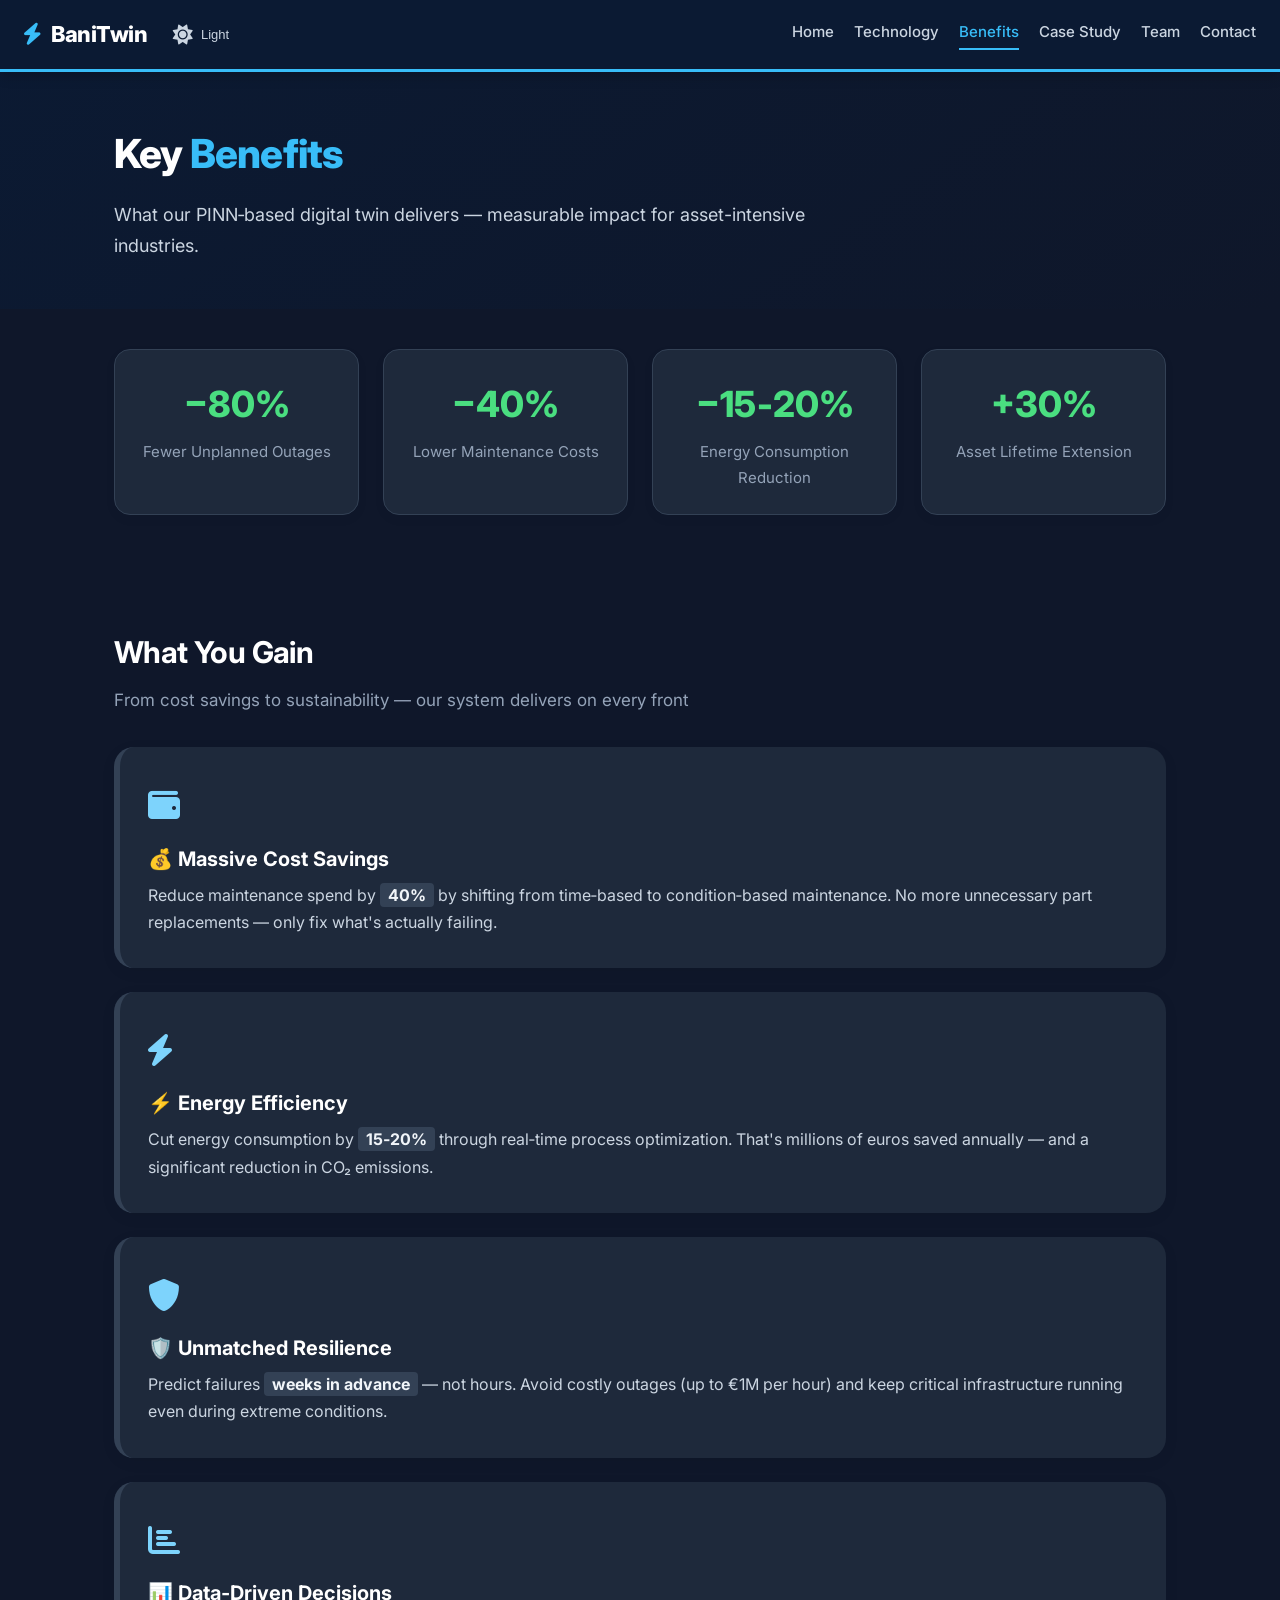
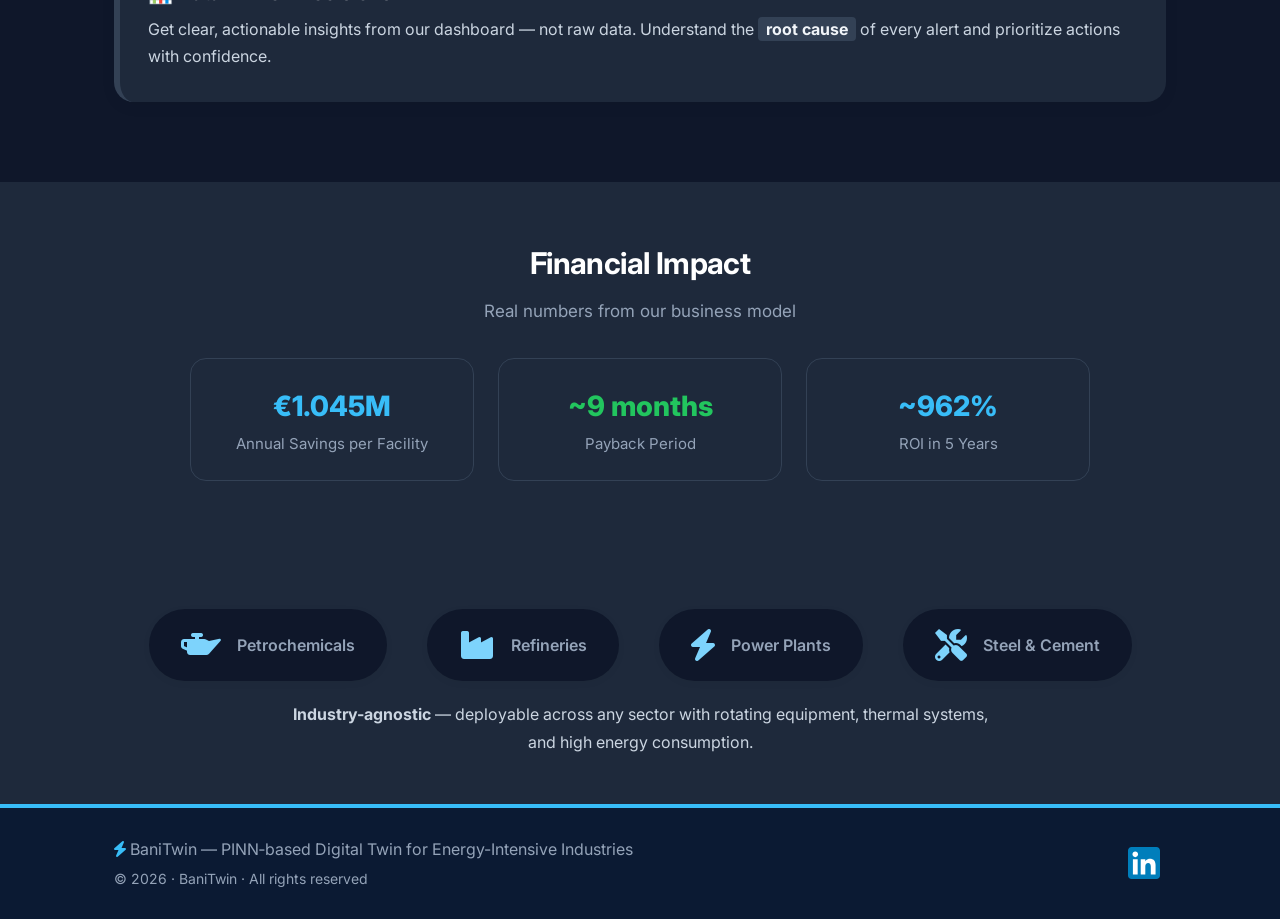
<file: benefits.html>
<!DOCTYPE html>
<html lang="en">
<head>
    <meta charset="UTF-8" />
    <meta name="viewport" content="width=device-width, initial-scale=1.0" />
    <title>Benefits – BaniTwin PINN Digital Twin</title>
    <!-- ===== FAVICON ===== -->
    <link rel="apple-touch-icon" sizes="180x180" href="/apple-touch-icon.png">
    <link rel="icon" type="image/png" sizes="32x32" href="/favicon-32x32.png">
    <link rel="icon" type="image/png" sizes="16x16" href="/favicon-16x16.png">
    <link rel="manifest" href="/site.webmanifest">
    <link rel="shortcut icon" href="/favicon.ico">
    <!-- ===== FONTS & STYLES ===== -->
    <link rel="preconnect" href="https://fonts.googleapis.com">
    <link rel="preconnect" href="https://fonts.gstatic.com" crossorigin>
    <link href="https://fonts.googleapis.com/css2?family=Inter:opsz,wght@14..32,400;14..32,500;14..32,600;14..32,700;14..32,800&display=swap" rel="stylesheet">
    <link rel="stylesheet" href="https://cdnjs.cloudflare.com/ajax/libs/font-awesome/6.0.0-beta3/css/all.min.css">
    <link rel="stylesheet" href="dark-mode.css" />
    <style>
        * { margin: 0; padding: 0; box-sizing: border-box; }
        body { font-family: 'Inter', sans-serif; background: #f8fafc; color: #0f172a; line-height: 1.7; transition: background 0.3s, color 0.3s; }
        .container { max-width: 1100px; margin: 0 auto; padding: 0 24px; }

        .navbar {
            background: #0b1a33;
            padding: 16px 24px;
            display: flex;
            justify-content: space-between;
            align-items: center;
            flex-wrap: wrap;
            gap: 16px;
            border-bottom: 3px solid #38bdf8;
            position: fixed;
            top: 0;
            left: 0;
            width: 100%;
            z-index: 1000;
            box-shadow: 0 4px 12px rgba(0,0,0,0.2);
            transition: background 0.3s, border-color 0.3s;
        }
        .nav-left {
            display: flex;
            align-items: center;
            gap: 16px;
        }
        .navbar .logo { color: #fff; font-size: 22px; font-weight: 800; letter-spacing: -0.5px; }
        .navbar .logo i { color: #38bdf8; margin-right: 6px; }
        .nav-links { display: flex; gap: 20px; flex-wrap: wrap; }
        .nav-links a { color: #cbd5e1; text-decoration: none; font-size: 15px; font-weight: 500; transition: 0.2s; }
        .nav-links a:hover { color: #38bdf8; }
        .nav-links a.active { color: #38bdf8; border-bottom: 2px solid #38bdf8; padding-bottom: 4px; }

        .theme-toggle {
            background: none;
            border: none;
            color: #cbd5e1;
            font-size: 20px;
            cursor: pointer;
            padding: 4px 10px;
            border-radius: 30px;
            transition: 0.3s;
            display: inline-flex;
            align-items: center;
            gap: 8px;
        }
        .theme-toggle:hover {
            color: #38bdf8;
            background: rgba(255,255,255,0.05);
        }
        .theme-toggle i { font-size: 20px; }
        .theme-toggle .label { font-size: 13px; font-weight: 500; display: none; }
        @media (min-width: 768px) { .theme-toggle .label { display: inline; } }

        .hero {
            background: linear-gradient(145deg, #0b1a33 0%, #1a3a5c 100%);
            color: #fff;
            padding: 120px 0 48px;
            transition: background 0.3s;
        }
        .hero h1 { font-size: 40px; font-weight: 800; letter-spacing: -0.02em; }
        .hero h1 span { color: #38bdf8; }
        .hero p { font-size: 18px; color: #dbeafe; max-width: 700px; margin-top: 12px; }

        section { padding: 56px 0; }
        .section-title { font-size: 30px; font-weight: 700; letter-spacing: -0.02em; margin-bottom: 8px; }
        .section-sub { color: #475569; font-size: 17px; margin-bottom: 32px; }

        .benefit-card {
            background: #fff;
            padding: 32px 28px;
            border-radius: 20px;
            box-shadow: 0 4px 16px rgba(0,0,0,0.05);
            border-left: 6px solid #38bdf8;
            margin-bottom: 24px;
            transition: 0.25s, background 0.3s, border-color 0.3s;
        }
        .benefit-card:hover { transform: translateX(6px); box-shadow: 0 8px 24px rgba(0,0,0,0.08); }
        .benefit-card .icon { font-size: 32px; color: #1a3a5c; margin-bottom: 8px; }
        .benefit-card h4 { font-size: 20px; font-weight: 700; margin-bottom: 6px; }
        .benefit-card p { color: #475569; font-size: 16px; }
        .benefit-card .highlight { font-weight: 700; color: #0b1a33; background: #f1f5f9; padding: 2px 8px; border-radius: 4px; }

        .stats-grid {
            display: grid;
            grid-template-columns: repeat(auto-fit, minmax(200px, 1fr));
            gap: 24px;
            margin-top: 16px;
        }
        .stat-box {
            background: #fff;
            padding: 24px;
            border-radius: 16px;
            text-align: center;
            border: 1px solid #e9edf2;
            box-shadow: 0 4px 12px rgba(0,0,0,0.04);
            transition: background 0.3s, border-color 0.3s;
        }
        .stat-box .number { font-size: 36px; font-weight: 800; color: #0b1a33; }
        .stat-box .number.green { color: #22c55e; }
        .stat-box .label { font-size: 15px; color: #475569; margin-top: 4px; }

        .financial-box {
            background: #fff;
            padding: 24px;
            border-radius: 16px;
            text-align: center;
            border: 1px solid #e9edf2;
            transition: background 0.3s, border-color 0.3s;
        }
        .financial-box .number {
            font-size: 28px;
            font-weight: 800;
        }
        .financial-box .number-blue {
            color: #38bdf8 !important;
        }
        .financial-box .number-green {
            color: #22c55e !important;
        }
        .financial-box .label {
            font-size: 15px;
            color: #475569;
            transition: color 0.3s;
        }

        body.dark-mode .financial-box {
            background: #1e293b !important;
            border-color: #334155 !important;
        }
        body.dark-mode .financial-box .label {
            color: #94a3b8 !important;
        }

        .market-section {
            padding: 48px 0;
            background: #f1f5f9;
            text-align: center;
            transition: background 0.3s;
        }
        .market-items {
            display: flex;
            justify-content: center;
            gap: 40px;
            flex-wrap: wrap;
            margin-top: 24px;
        }
        .market-item {
            background: #fff;
            padding: 20px 32px;
            border-radius: 60px;
            display: flex;
            align-items: center;
            gap: 16px;
            font-weight: 600;
            box-shadow: 0 2px 8px rgba(0,0,0,0.04);
            transition: background 0.3s, color 0.3s;
        }
        .market-item i { font-size: 32px; color: #1a3a5c; }

        .market-description {
            margin-top: 20px;
            color: #334155;
            max-width: 700px;
            margin-left: auto;
            margin-right: auto;
            transition: color 0.3s;
        }
        body.dark-mode .market-description {
            color: #cbd5e1 !important;
        }

        /* ===== FOOTER STYLES ===== */
        .footer-container {
            display: flex;
            justify-content: space-between;
            align-items: center;
            flex-wrap: wrap;
            gap: 16px;
        }
        .footer-left {
            text-align: left;
        }
        .footer-right {
            display: flex;
            align-items: center;
        }
        .linkedin-footer-link {
            display: inline-flex;
            align-items: center;
            padding: 6px;
            border-radius: 8px;
            transition: background-color 0.2s ease, transform 0.2s ease;
            line-height: 0;
        }
        .linkedin-footer-link:hover {
            background-color: rgba(255, 255, 255, 0.08);
            transform: scale(1.05);
        }
        .linkedin-footer-icon {
            width: 32px;
            height: 32px;
            display: block;
        }

        .footer { background: #0b1a33; color: #cbd5e1; padding: 28px 0; text-align: center; border-top: 4px solid #38bdf8; transition: background 0.3s, color 0.3s, border-color 0.3s; }
        .footer a { color: #38bdf8; text-decoration: none; }

        @media (max-width: 768px) {
            .navbar { flex-direction: column; align-items: flex-start; }
            .hero h1 { font-size: 28px; }
            .section-title { font-size: 24px; }
            .stats-grid { grid-template-columns: repeat(2, 1fr); }
            .market-items { flex-direction: column; align-items: center; }
            .market-item { width: 100%; justify-content: center; }
            .footer-container {
                flex-direction: column;
                text-align: center;
            }
            .footer-left {
                text-align: center;
            }
            .footer-right {
                margin-top: 4px;
            }
        }
        @media (max-width: 480px) { .stats-grid { grid-template-columns: 1fr; } }
    </style>
</head>
<body class="dark-mode">

<nav class="navbar">
    <div class="nav-left">
        <div class="logo"><i class="fas fa-bolt"></i> BaniTwin</div>
        <button id="themeToggle" class="theme-toggle" aria-label="Toggle dark mode">
            <i class="fas fa-sun"></i>
            <span class="label">Light</span>
        </button>
    </div>
    <div class="nav-links">
        <a href="index.html">Home</a>
        <a href="technology.html">Technology</a>
        <a href="benefits.html" class="active">Benefits</a>
        <a href="simulator.html">Case Study</a>
        <a href="team.html">Team</a>
        <a href="contact.html">Contact</a>
    </div>
</nav>

<header class="hero">
    <div class="container">
        <h1>Key <span>Benefits</span></h1>
        <p>What our PINN‑based digital twin delivers — measurable impact for asset-intensive industries.</p>
    </div>
</header>

<section style="padding-top: 24px;">
    <div class="container">
        <div class="stats-grid">
            <div class="stat-box"><div class="number green">−80%</div><div class="label">Fewer Unplanned Outages</div></div>
            <div class="stat-box"><div class="number green">−40%</div><div class="label">Lower Maintenance Costs</div></div>
            <div class="stat-box"><div class="number green">−15‑20%</div><div class="label">Energy Consumption Reduction</div></div>
            <div class="stat-box"><div class="number green">+30%</div><div class="label">Asset Lifetime Extension</div></div>
        </div>
    </div>
</section>

<section>
    <div class="container">
        <h2 class="section-title">What You Gain</h2>
        <p class="section-sub">From cost savings to sustainability — our system delivers on every front</p>
        <div class="benefit-card">
            <div class="icon"><i class="fas fa-wallet"></i></div>
            <h4>💰 Massive Cost Savings</h4>
            <p>Reduce maintenance spend by <span class="highlight">40%</span> by shifting from time‑based to condition‑based maintenance. No more unnecessary part replacements — only fix what's actually failing.</p>
        </div>
        <div class="benefit-card" style="border-left-color: #22c55e;">
            <div class="icon"><i class="fas fa-bolt"></i></div>
            <h4>⚡ Energy Efficiency</h4>
            <p>Cut energy consumption by <span class="highlight">15‑20%</span> through real‑time process optimization. That's millions of euros saved annually — and a significant reduction in CO₂ emissions.</p>
        </div>
        <div class="benefit-card" style="border-left-color: #f59e0b;">
            <div class="icon"><i class="fas fa-shield-alt"></i></div>
            <h4>🛡️ Unmatched Resilience</h4>
            <p>Predict failures <span class="highlight">weeks in advance</span> — not hours. Avoid costly outages (up to €1M per hour) and keep critical infrastructure running even during extreme conditions.</p>
        </div>
        <div class="benefit-card" style="border-left-color: #8b5cf6;">
            <div class="icon"><i class="fas fa-chart-bar"></i></div>
            <h4>📊 Data‑Driven Decisions</h4>
            <p>Get clear, actionable insights from our dashboard — not raw data. Understand the <span class="highlight">root cause</span> of every alert and prioritize actions with confidence.</p>
        </div>
    </div>
</section>

<section style="background:#f8fafc; transition: background 0.3s;">
    <div class="container">
        <h2 class="section-title" style="text-align:center;">Financial Impact</h2>
        <p class="section-sub" style="text-align:center;">Real numbers from our business model</p>
        <div style="display:grid; grid-template-columns:repeat(auto-fit, minmax(240px, 1fr)); gap:24px; max-width:900px; margin:0 auto;">
            <div class="financial-box">
                <div class="number number-blue">€1.045M</div>
                <div class="label">Annual Savings per Facility</div>
            </div>
            <div class="financial-box">
                <div class="number number-green">~9 months</div>
                <div class="label">Payback Period</div>
            </div>
            <div class="financial-box">
                <div class="number number-blue">~962%</div>
                <div class="label">ROI in 5 Years</div>
            </div>
        </div>
    </div>
</section>

<section class="market-section">
    <div class="container">
        <div class="market-items">
            <div class="market-item"><i class="fas fa-oil-can"></i> Petrochemicals</div>
            <div class="market-item"><i class="fas fa-industry"></i> Refineries</div>
            <div class="market-item"><i class="fas fa-bolt"></i> Power Plants</div>
            <div class="market-item"><i class="fas fa-tools"></i> Steel &amp; Cement</div>
        </div>
        <p class="market-description">
            <strong>Industry-agnostic</strong> — deployable across any sector with rotating equipment, thermal systems, and high energy consumption.
        </p>
    </div>
</section>

<!-- ===== FOOTER ===== -->
<footer class="footer">
    <div class="container footer-container">
        <div class="footer-left">
            <p><i class="fas fa-bolt" style="color:#38bdf8;"></i> BaniTwin — PINN‑based Digital Twin for Energy-Intensive Industries</p>
            <p style="font-size:14px; margin-top:4px;">© 2026 · BaniTwin · All rights reserved</p>
        </div>
        <div class="footer-right">
            <a href="https://www.linkedin.com/company/banitwin/" target="_blank" rel="noopener noreferrer" class="linkedin-footer-link" aria-label="BaniTwin on LinkedIn">
                <img src="LinkedIn_icon.svg" alt="LinkedIn" class="linkedin-footer-icon" />
            </a>
        </div>
    </div>
</footer>

<script>
    (function() {
        const toggleBtn = document.getElementById('themeToggle');
        if (!toggleBtn) return;
        const icon = toggleBtn.querySelector('i');
        const label = toggleBtn.querySelector('.label');

        const savedTheme = localStorage.getItem('theme');
        if (savedTheme === 'light') {
            document.body.classList.remove('dark-mode');
            icon.className = 'fas fa-moon';
            if (label) label.textContent = 'Dark';
        } else {
            document.body.classList.add('dark-mode');
            icon.className = 'fas fa-sun';
            if (label) label.textContent = 'Light';
            localStorage.setItem('theme', 'dark');
        }

        toggleBtn.addEventListener('click', function() {
            const isDark = document.body.classList.toggle('dark-mode');
            if (isDark) {
                icon.className = 'fas fa-sun';
                if (label) label.textContent = 'Light';
                localStorage.setItem('theme', 'dark');
            } else {
                icon.className = 'fas fa-moon';
                if (label) label.textContent = 'Dark';
                localStorage.setItem('theme', 'light');
            }
        });
    })();
</script>

</body>
</html>
</file>
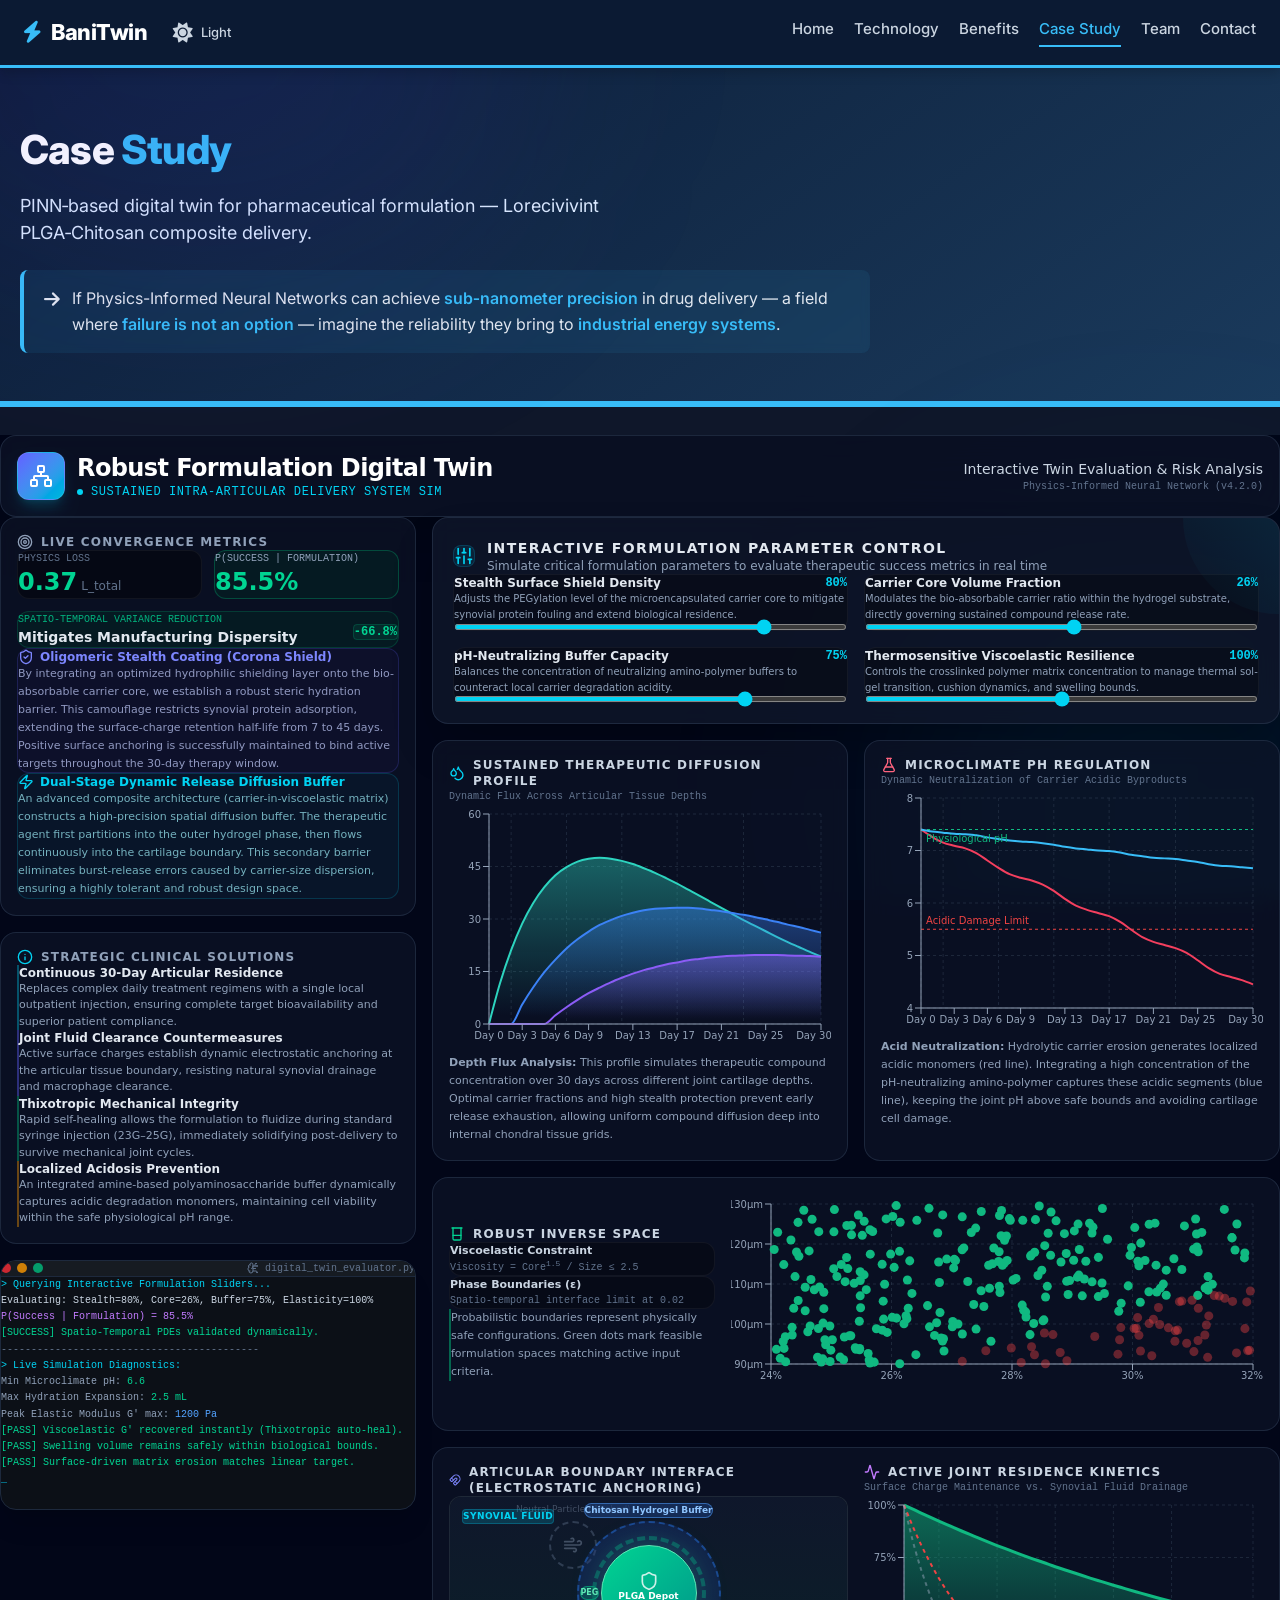
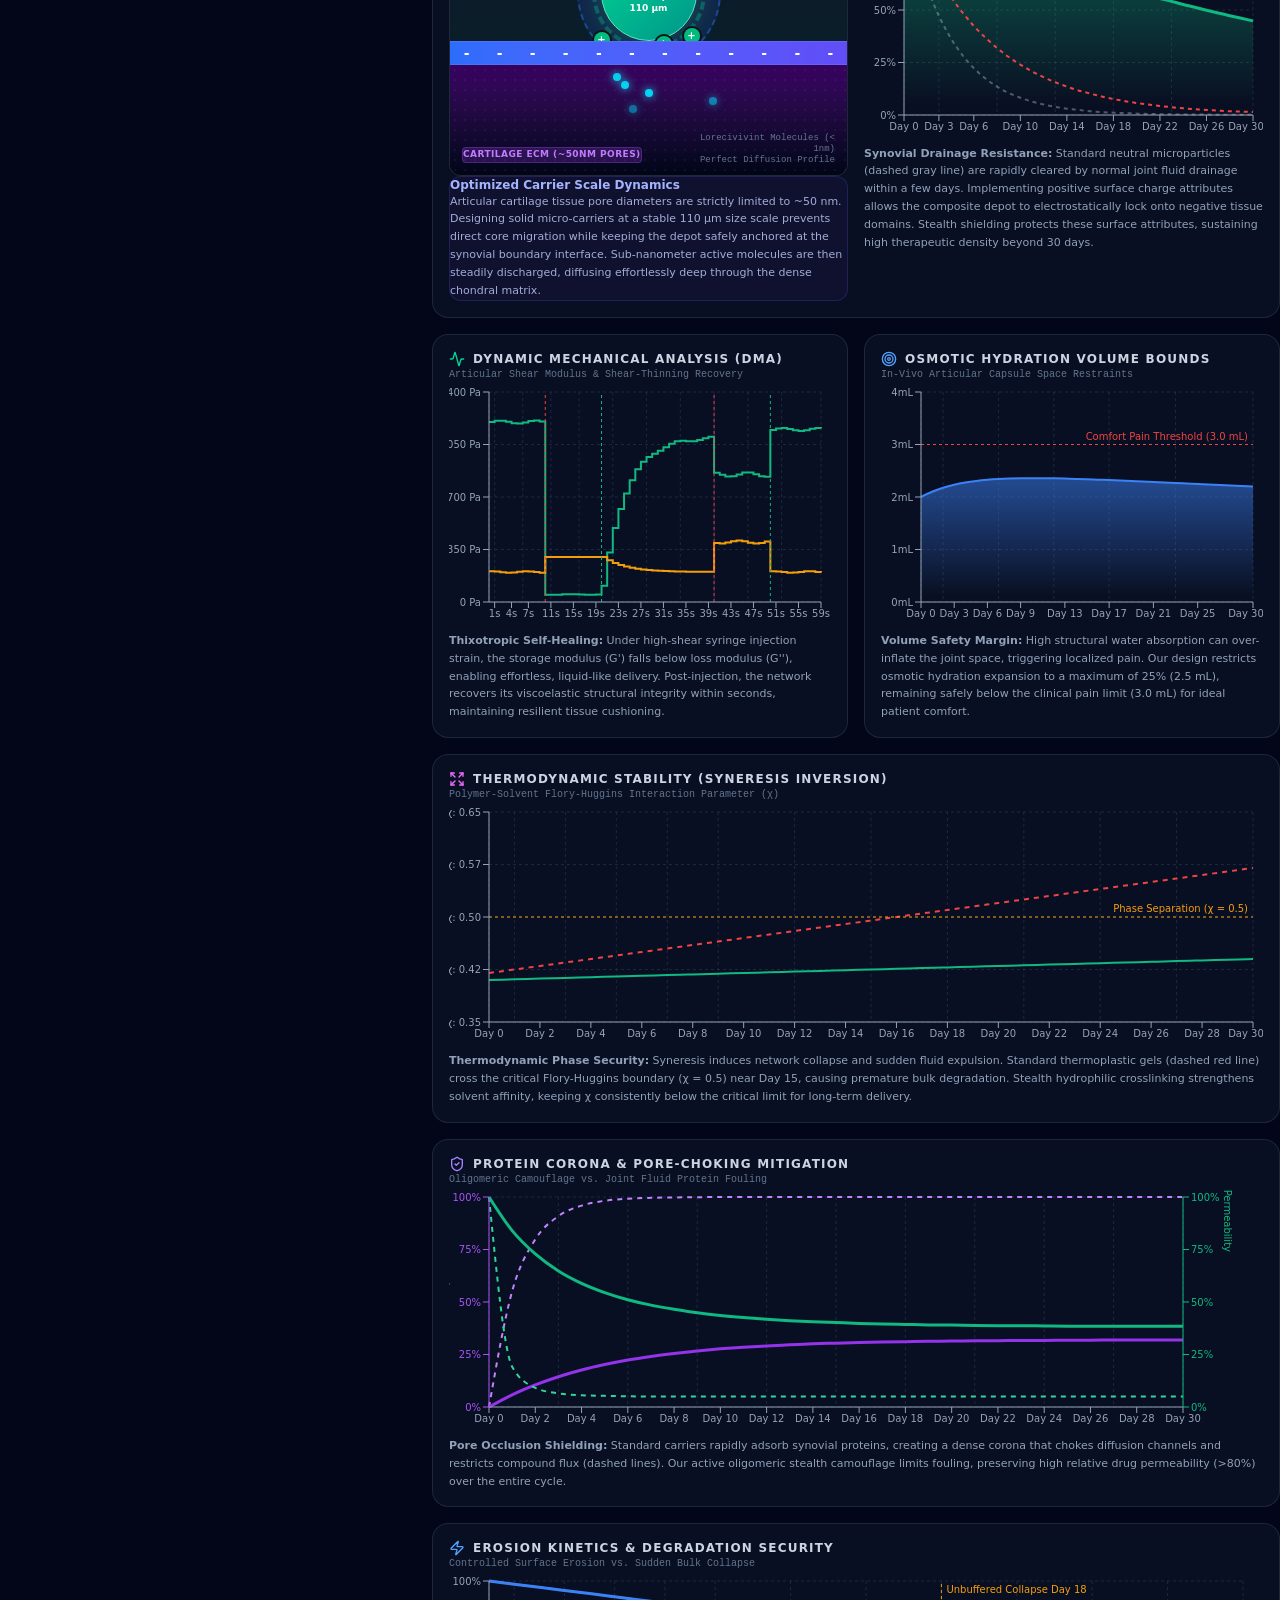
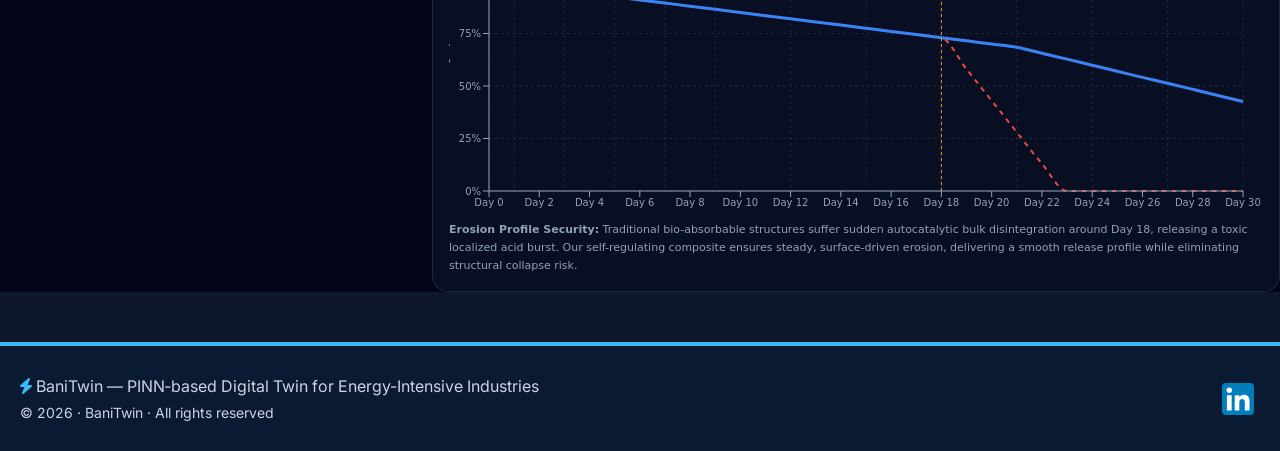
<file: simulator.html>
<!DOCTYPE html>
<html lang="en">
<head>
    <meta charset="UTF-8" />
    <meta name="viewport" content="width=device-width, initial-scale=1.0" />
    <title>Case Study – BaniTwin PINN Digital Twin</title>
    
    <!-- ===== FAVICON ===== -->
    <link rel="apple-touch-icon" sizes="180x180" href="/apple-touch-icon.png">
    <link rel="icon" type="image/png" sizes="32x32" href="/favicon-32x32.png">
    <link rel="icon" type="image/png" sizes="16x16" href="/favicon-16x16.png">
    <link rel="manifest" href="/site.webmanifest">
    <link rel="shortcut icon" href="/favicon.ico">
    
    <!-- ===== FONTS ===== -->
    <link rel="preconnect" href="https://fonts.googleapis.com">
    <link rel="preconnect" href="https://fonts.gstatic.com" crossorigin>
    <link href="https://fonts.googleapis.com/css2?family=Inter:opsz,wght@14..32,400;14..32,500;14..32,600;14..32,700;14..32,800&display=swap" rel="stylesheet">
    <link rel="stylesheet" href="https://cdnjs.cloudflare.com/ajax/libs/font-awesome/6.0.0-beta3/css/all.min.css">
    
    <!-- ===== SIMULATOR STYLES (TAILWIND) ===== -->
    <link rel="stylesheet" crossorigin href="./assets/index-onOgF7ap.css">
    
    <style>
        /* ============================================================
           RESET & BASE
           ============================================================ */
        * { margin: 0; padding: 0; box-sizing: border-box; }
        html, body { 
            width: 100%;
            min-height: 100vh;
            font-family: 'Inter', sans-serif;
            background: #0f172a;
            color: #e2e8f0;
        }

        /* ============================================================
           DARK MODE
           ============================================================ */
        body {
            background: #0f172a;
        }
        body.dark-mode {
            background: #0f172a;
        }
        body.dark-mode .navbar {
            background: #0b1a33;
        }
        body.dark-mode .hero {
            background: linear-gradient(145deg, #0b1a33 0%, #1a3a5c 100%);
        }
        body.dark-mode .simulator-wrapper {
            background: #0f172a;
        }
        body.dark-mode .footer {
            background: #0b1a33;
        }

        /* ============================================================
           NAVBAR
           ============================================================ */
        .navbar {
            background: #0b1a33;
            padding: 16px 24px;
            display: flex;
            justify-content: space-between;
            align-items: center;
            flex-wrap: wrap;
            gap: 16px;
            border-bottom: 3px solid #38bdf8;
            position: fixed;
            top: 0;
            left: 0;
            width: 100%;
            z-index: 1000;
            box-shadow: 0 4px 12px rgba(0,0,0,0.2);
        }
        .nav-left {
            display: flex;
            align-items: center;
            gap: 16px;
        }
        .navbar .logo { 
            color: #fff; 
            font-size: 22px; 
            font-weight: 800; 
            letter-spacing: -0.5px; 
        }
        .navbar .logo i { 
            color: #38bdf8; 
            margin-right: 6px; 
        }
        .nav-links { 
            display: flex; 
            gap: 20px; 
            flex-wrap: wrap; 
        }
        .nav-links a { 
            color: #cbd5e1; 
            text-decoration: none; 
            font-size: 15px; 
            font-weight: 500; 
            transition: 0.2s; 
            padding-bottom: 4px;
        }
        .nav-links a:hover { 
            color: #38bdf8; 
        }
        .nav-links a.active { 
            color: #38bdf8; 
            border-bottom: 2px solid #38bdf8; 
        }

        .theme-toggle {
            background: none;
            border: none;
            color: #cbd5e1;
            font-size: 20px;
            cursor: pointer;
            padding: 4px 10px;
            border-radius: 30px;
            transition: 0.3s;
            display: inline-flex;
            align-items: center;
            gap: 8px;
        }
        .theme-toggle:hover {
            color: #38bdf8;
            background: rgba(255,255,255,0.05);
        }
        .theme-toggle i { font-size: 20px; }
        .theme-toggle .label { font-size: 13px; font-weight: 500; }
        @media (max-width: 768px) { 
            .theme-toggle .label { display: none; } 
        }

        /* ============================================================
           HERO
           ============================================================ */
        .hero {
            background: linear-gradient(145deg, #0b1a33 0%, #1a3a5c 100%);
            color: #fff;
            padding: 120px 0 48px;
            border-bottom: 6px solid #38bdf8;
            width: 100%;
        }
        .hero h1 { 
            font-size: 40px; 
            font-weight: 800; 
            letter-spacing: -0.02em; 
        }
        .hero h1 span { 
            color: #38bdf8; 
        }
        .hero p { 
            font-size: 18px; 
            color: #dbeafe; 
            max-width: 700px; 
            margin-top: 12px; 
        }

        /* ============================================================
           CONTAINER
           ============================================================ */
        .container { 
            max-width: 100% !important;
            margin: 0 auto; 
            padding: 0 20px;
            width: 100%;
        }

        /* ============================================================
           SIMULATOR WRAPPER
           ============================================================ */
        .simulator-wrapper {
            width: 100%;
            min-height: 600px;
            padding: 28px 0 50px;
            background: #0f172a;
        }
        .simulator-wrapper #root {
            width: 100%;
            padding: 0;
        }

        /* ============================================================
           OVERRIDE TAILWIND GAPS
           ============================================================ */
        .simulator-wrapper .gap-6 {
            gap: 1rem !important;
        }
        .simulator-wrapper .gap-4 {
            gap: 0.75rem !important;
        }
        .simulator-wrapper .p-5 {
            padding: 1rem !important;
        }
        .simulator-wrapper .p-6 {
            padding: 1.25rem !important;
        }

        /* ============================================================
           پیام اعتمادآفرین با تغییر متن در هاور
           ============================================================ */
        .hero-trust-message {
            margin-top: 24px;
            padding: 16px 20px;
            background: rgba(56, 189, 248, 0.08);
            border-left: 4px solid #38bdf8;
            border-radius: 8px;
            font-size: 16px;
            line-height: 1.6;
            color: #e2e8f0;
            max-width: 850px;
            display: flex;
            align-items: flex-start;
            backdrop-filter: blur(4px);
            transition: background 0.3s ease, box-shadow 0.3s ease;
            cursor: default;
        }

        .hero-trust-message:hover {
            background: rgba(56, 189, 248, 0.15);
            box-shadow: 0 0 30px rgba(56, 189, 248, 0.05);
        }

        .hero-trust-message i {
            margin-top: 4px;
            margin-right: 12px;
            font-size: 18px;
            flex-shrink: 0;
            transition: transform 0.4s ease, color 0.3s ease;
        }

        .hero-trust-message:hover i {
            transform: translateX(4px);
            color: #38bdf8;
        }

        /* ===== مدیریت دو متن ===== */
        .hero-trust-message .message-text {
            position: relative;
            display: block;
        }

        .hero-trust-message .normal-text,
        .hero-trust-message .hover-text {
            transition: opacity 0.5s ease, transform 0.5s ease;
        }

        .hero-trust-message .normal-text {
            opacity: 1;
            transform: scale(1);
        }

        .hero-trust-message .hover-text {
            position: absolute;
            top: 0;
            left: 0;
            opacity: 0;
            transform: scale(0.95);
            pointer-events: none;
        }

        .hero-trust-message:hover .normal-text {
            opacity: 0;
            transform: scale(0.95);
        }

        .hero-trust-message:hover .hover-text {
            opacity: 1;
            transform: scale(1);
        }

        /* برجسته‌سازی کلمات در هر دو حالت */
        .hero-trust-message .highlight {
            color: #38bdf8;
            font-weight: 600;
            transition: color 0.4s ease, text-shadow 0.3s ease;
        }

        .hero-trust-message .strong-highlight {
            color: #38bdf8;
            font-weight: 600;
            transition: text-shadow 0.3s ease;
        }

        .hero-trust-message:hover .highlight {
            color: #38bdf8;
            text-shadow: 0 0 20px rgba(56, 189, 248, 0.2);
        }

        .hero-trust-message:hover .strong-highlight {
            text-shadow: 0 0 25px rgba(56, 189, 248, 0.4);
        }

        /* واکنش‌گرایی */
        @media (max-width: 768px) {
            .hero-trust-message {
                font-size: 14px;
                padding: 14px 16px;
                flex-direction: column;
                align-items: flex-start;
                gap: 8px;
            }
            .hero-trust-message i {
                transform: rotate(90deg);
                margin-top: 0;
            }
            .hero-trust-message:hover i {
                transform: rotate(90deg) translateX(4px);
            }
        }

        /* ============================================================
           FOOTER
           ============================================================ */
        .footer-container {
            display: flex;
            justify-content: space-between;
            align-items: center;
            flex-wrap: wrap;
            gap: 16px;
        }
        .footer-left { text-align: left; }
        .footer-right { display: flex; align-items: center; }
        .linkedin-footer-link {
            display: inline-flex;
            align-items: center;
            padding: 6px;
            border-radius: 8px;
            transition: background-color 0.2s ease, transform 0.2s ease;
            line-height: 0;
        }
        .linkedin-footer-link:hover {
            background-color: rgba(255, 255, 255, 0.08);
            transform: scale(1.05);
        }
        .linkedin-footer-icon {
            width: 32px;
            height: 32px;
            display: block;
        }
        .footer { 
            background: #0b1a33; 
            color: #cbd5e1; 
            padding: 28px 0; 
            text-align: center; 
            border-top: 4px solid #38bdf8; 
            width: 100%;
        }
        .footer a { color: #38bdf8; text-decoration: none; }

        /* ============================================================
           RESPONSIVE
           ============================================================ */
        @media (max-width: 768px) {
            .navbar { flex-direction: column; align-items: flex-start; }
            .hero h1 { font-size: 28px; }
            .container { padding: 0 16px; }
            .footer-container {
                flex-direction: column;
                text-align: center;
            }
            .footer-left { text-align: center; }
            .footer-right { margin-top: 4px; }
        }
        @media (max-width: 480px) {
            .hero { padding: 100px 0 32px; }
            .hero h1 { font-size: 24px; }
            .simulator-wrapper { padding: 16px 0 40px; }
            .container { padding: 0 12px; }
        }
    </style>
</head>
<body>

<!-- ===== NAVBAR ===== -->
<nav class="navbar">
    <div class="nav-left">
        <div class="logo"><i class="fas fa-bolt"></i> BaniTwin</div>
        <button id="themeToggle" class="theme-toggle" aria-label="Toggle dark mode">
            <i class="fas fa-sun"></i>
            <span class="label">Light</span>
        </button>
    </div>
    <div class="nav-links">
        <a href="index.html">Home</a>
        <a href="technology.html">Technology</a>
        <a href="benefits.html">Benefits</a>
        <a href="simulator.html" class="active">Case Study</a>
        <a href="team.html">Team</a>
        <a href="contact.html">Contact</a>
    </div>
</nav>

<!-- ===== HERO ===== -->
<header class="hero">
    <div class="container">
        <h1>Case <span>Study</span></h1>
        <p>PINN‑based digital twin for pharmaceutical formulation — Lorecivivint PLGA‑Chitosan composite delivery.</p>
        
        <!-- ===== پیام اعتمادآفرین با تغییر متن در هاور ===== -->
        <div class="hero-trust-message">
            <i class="fas fa-arrow-right"></i>
            <span class="message-text">
                <span class="normal-text">
                    If Physics-Informed Neural Networks can achieve <strong class="highlight">sub‑nanometer precision</strong> in drug delivery — a field where <strong class="strong-highlight">failure is not an option</strong> — imagine the reliability they bring to <strong class="highlight">industrial energy systems</strong>.
                </span>
                <span class="hover-text">
                       That's right. <span class="strong-highlight">If it works here, it works anywhere.</span>
                </span>
            </span>
        </div>
        <!-- ===== پایان پیام ===== -->

    </div>
</header>

<!-- ===== SIMULATOR CONTENT ===== -->
<section class="simulator-wrapper">
    <div id="root"></div>
</section>

<!-- ===== FOOTER ===== -->
<footer class="footer">
    <div class="container footer-container">
        <div class="footer-left">
            <p><i class="fas fa-bolt" style="color:#38bdf8;"></i> BaniTwin — PINN‑based Digital Twin for Energy-Intensive Industries</p>
            <p style="font-size:14px; margin-top:4px;">© 2026 · BaniTwin · All rights reserved</p>
        </div>
        <div class="footer-right">
            <a href="https://www.linkedin.com/company/banitwin/" target="_blank" rel="noopener noreferrer" class="linkedin-footer-link" aria-label="BaniTwin on LinkedIn">
                <img src="LinkedIn_icon.svg" alt="LinkedIn" class="linkedin-footer-icon" />
            </a>
        </div>
    </div>
</footer>

<!-- ===== SCRIPTS ===== -->
<script type="module" crossorigin src="./assets/index-CTfvHY56.js"></script>

<script>
    // ================================================================
    // DARK MODE TOGGLE
    // ================================================================
    (function() {
        const toggleBtn = document.getElementById('themeToggle');
        if (!toggleBtn) return;
        const icon = toggleBtn.querySelector('i');
        const label = toggleBtn.querySelector('.label');

        const savedTheme = localStorage.getItem('theme');
        if (savedTheme === 'light') {
            document.body.classList.remove('dark-mode');
            icon.className = 'fas fa-moon';
            if (label) label.textContent = 'Dark';
        } else {
            document.body.classList.add('dark-mode');
            icon.className = 'fas fa-sun';
            if (label) label.textContent = 'Light';
            localStorage.setItem('theme', 'dark');
        }

        toggleBtn.addEventListener('click', function() {
            const isDark = document.body.classList.toggle('dark-mode');
            if (isDark) {
                icon.className = 'fas fa-sun';
                if (label) label.textContent = 'Light';
                localStorage.setItem('theme', 'dark');
            } else {
                icon.className = 'fas fa-moon';
                if (label) label.textContent = 'Dark';
                localStorage.setItem('theme', 'light');
            }
        });
    })();
</script>

</body>
</html>
</file>
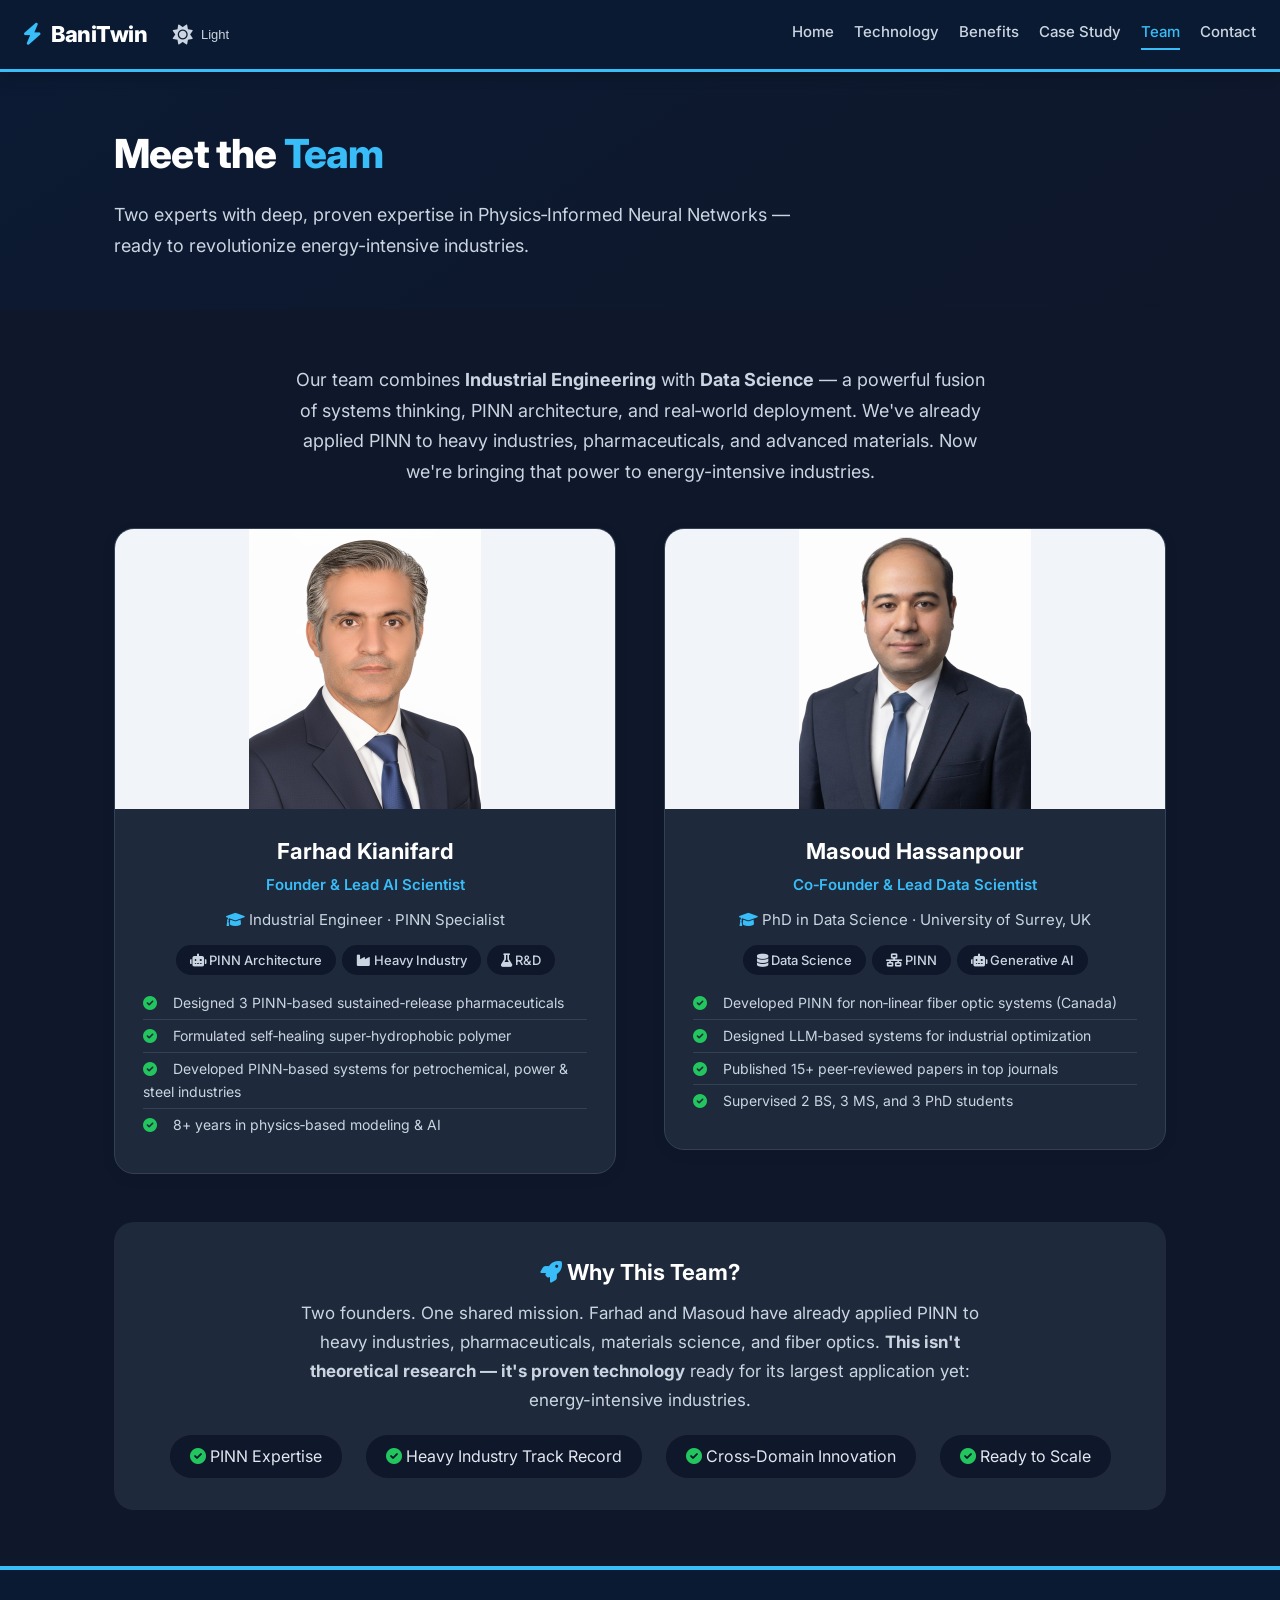
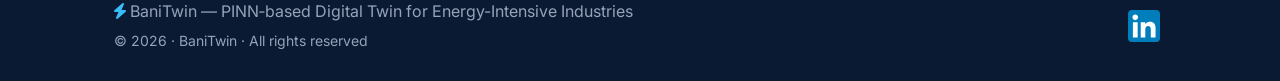
<file: team.html>
<!DOCTYPE html>
<html lang="en">
<head>
    <meta charset="UTF-8" />
    <meta name="viewport" content="width=device-width, initial-scale=1.0" />
    <title>Team – BaniTwin PINN Digital Twin</title>
    <!-- ===== FAVICON ===== -->
    <link rel="apple-touch-icon" sizes="180x180" href="/apple-touch-icon.png">
    <link rel="icon" type="image/png" sizes="32x32" href="/favicon-32x32.png">
    <link rel="icon" type="image/png" sizes="16x16" href="/favicon-16x16.png">
    <link rel="manifest" href="/site.webmanifest">
    <link rel="shortcut icon" href="/favicon.ico">
    <!-- ===== FONTS & STYLES ===== -->
    <link rel="preconnect" href="https://fonts.googleapis.com">
    <link rel="preconnect" href="https://fonts.gstatic.com" crossorigin>
    <link href="https://fonts.googleapis.com/css2?family=Inter:opsz,wght@14..32,400;14..32,500;14..32,600;14..32,700;14..32,800&display=swap" rel="stylesheet">
    <link rel="stylesheet" href="https://cdnjs.cloudflare.com/ajax/libs/font-awesome/6.0.0-beta3/css/all.min.css">
    <link rel="stylesheet" href="dark-mode.css" />
    <style>
        * { margin: 0; padding: 0; box-sizing: border-box; }
        body { font-family: 'Inter', sans-serif; background: #f8fafc; color: #0f172a; line-height: 1.7; transition: background 0.3s, color 0.3s; }
        .container { max-width: 1100px; margin: 0 auto; padding: 0 24px; }

        .navbar {
            background: #0b1a33;
            padding: 16px 24px;
            display: flex;
            justify-content: space-between;
            align-items: center;
            flex-wrap: wrap;
            gap: 16px;
            border-bottom: 3px solid #38bdf8;
            position: fixed;
            top: 0;
            left: 0;
            width: 100%;
            z-index: 1000;
            box-shadow: 0 4px 12px rgba(0,0,0,0.2);
            transition: background 0.3s, border-color 0.3s;
        }
        .nav-left {
            display: flex;
            align-items: center;
            gap: 16px;
        }
        .navbar .logo { color: #fff; font-size: 22px; font-weight: 800; letter-spacing: -0.5px; }
        .navbar .logo i { color: #38bdf8; margin-right: 6px; }
        .nav-links { display: flex; gap: 20px; flex-wrap: wrap; }
        .nav-links a { color: #cbd5e1; text-decoration: none; font-size: 15px; font-weight: 500; transition: 0.2s; }
        .nav-links a:hover { color: #38bdf8; }
        .nav-links a.active { color: #38bdf8; border-bottom: 2px solid #38bdf8; padding-bottom: 4px; }

        .theme-toggle {
            background: none;
            border: none;
            color: #cbd5e1;
            font-size: 20px;
            cursor: pointer;
            padding: 4px 10px;
            border-radius: 30px;
            transition: 0.3s;
            display: inline-flex;
            align-items: center;
            gap: 8px;
        }
        .theme-toggle:hover {
            color: #38bdf8;
            background: rgba(255,255,255,0.05);
        }
        .theme-toggle i { font-size: 20px; }
        .theme-toggle .label { font-size: 13px; font-weight: 500; display: none; }
        @media (min-width: 768px) { .theme-toggle .label { display: inline; } }

        .hero {
            background: linear-gradient(145deg, #0b1a33 0%, #1a3a5c 100%);
            color: #fff;
            padding: 120px 0 48px;
            transition: background 0.3s;
        }
        .hero h1 { font-size: 40px; font-weight: 800; letter-spacing: -0.02em; }
        .hero h1 span { color: #38bdf8; }
        .hero p { font-size: 18px; color: #dbeafe; max-width: 700px; margin-top: 12px; }

        section { padding: 56px 0; }
        .section-title { font-size: 30px; font-weight: 700; letter-spacing: -0.02em; margin-bottom: 8px; }
        .section-sub { color: #475569; font-size: 17px; margin-bottom: 32px; }

        .team-grid { display: grid; grid-template-columns: 1fr 1fr; gap: 48px; align-items: start; }
        .team-card {
            background: #fff;
            border-radius: 20px;
            box-shadow: 0 4px 16px rgba(0,0,0,0.05);
            border: 1px solid #e9edf2;
            overflow: hidden;
            transition: 0.25s, background 0.3s, border-color 0.3s;
        }
        .team-card:hover { transform: translateY(-4px); box-shadow: 0 12px 28px rgba(0,0,0,0.08); }

        .team-card .avatar {
            width: 100%;
            height: 280px;
            overflow: hidden;
            background: #f1f5f9;
            display: flex;
            align-items: center;
            justify-content: center;
            transition: background 0.3s;
        }
        .team-card .avatar img {
            width: 100%;
            height: 100%;
            object-fit: contain;
            background: #f1f5f9;
        }

        .team-card .info { padding: 24px 28px 32px; text-align: center; }
        .team-card .info h3 { font-size: 22px; font-weight: 700; margin-bottom: 2px; }
        .team-card .info .role { color: #38bdf8; font-weight: 600; font-size: 15px; margin-bottom: 10px; }
        .team-card .info .bio { color: #475569; font-size: 15px; text-align: left; margin-bottom: 12px; }
        .team-card .info .expertise-tags { display: flex; flex-wrap: wrap; justify-content: center; gap: 6px; margin-bottom: 12px; }
        .expertise-tag { background: #f1f5f9; padding: 4px 14px; border-radius: 20px; font-size: 13px; font-weight: 500; color: #1e293b; }
        .team-card .info ul { list-style: none; text-align: left; }
        .team-card .info ul li { padding: 4px 0; font-size: 14px; color: #334155; border-bottom: 1px solid #f8fafc; }
        .team-card .info ul li:last-child { border-bottom: none; }
        .team-card .info ul li i { color: #22c55e; width: 20px; margin-right: 6px; }

        .team-intro {
            font-size: 18px;
            color: #334155;
            max-width: 700px;
            margin: 0 auto;
            text-align: center;
            transition: color 0.3s;
        }
        body.dark-mode .team-intro {
            color: #cbd5e1 !important;
        }

        /* ===== FOOTER STYLES ===== */
        .footer-container {
            display: flex;
            justify-content: space-between;
            align-items: center;
            flex-wrap: wrap;
            gap: 16px;
        }
        .footer-left {
            text-align: left;
        }
        .footer-right {
            display: flex;
            align-items: center;
        }
        .linkedin-footer-link {
            display: inline-flex;
            align-items: center;
            padding: 6px;
            border-radius: 8px;
            transition: background-color 0.2s ease, transform 0.2s ease;
            line-height: 0;
        }
        .linkedin-footer-link:hover {
            background-color: rgba(255, 255, 255, 0.08);
            transform: scale(1.05);
        }
        .linkedin-footer-icon {
            width: 32px;
            height: 32px;
            display: block;
        }

        .footer { background: #0b1a33; color: #cbd5e1; padding: 28px 0; text-align: center; border-top: 4px solid #38bdf8; transition: background 0.3s, color 0.3s, border-color 0.3s; }
        .footer a { color: #38bdf8; text-decoration: none; }

        @media (max-width: 768px) {
            .navbar { flex-direction: column; align-items: flex-start; }
            .hero h1 { font-size: 28px; }
            .section-title { font-size: 24px; }
            .team-grid { grid-template-columns: 1fr; gap: 32px; }
            .team-card .avatar { height: 200px; }
            .footer-container {
                flex-direction: column;
                text-align: center;
            }
            .footer-left {
                text-align: center;
            }
            .footer-right {
                margin-top: 4px;
            }
        }
    </style>
</head>
<body class="dark-mode">

<nav class="navbar">
    <div class="nav-left">
        <div class="logo"><i class="fas fa-bolt"></i> BaniTwin</div>
        <button id="themeToggle" class="theme-toggle" aria-label="Toggle dark mode">
            <i class="fas fa-sun"></i>
            <span class="label">Light</span>
        </button>
    </div>
    <div class="nav-links">
        <a href="index.html">Home</a>
        <a href="technology.html">Technology</a>
        <a href="benefits.html">Benefits</a>
        <a href="simulator.html">Case Study</a>
        <a href="team.html" class="active">Team</a>
        <a href="contact.html">Contact</a>
    </div>
</nav>

<header class="hero">
    <div class="container">
        <h1>Meet the <span>Team</span></h1>
        <p>Two experts with deep, proven expertise in Physics‑Informed Neural Networks — ready to revolutionize energy-intensive industries.</p>
    </div>
</header>

<section>
    <div class="container">
        <div style="text-align:center; margin-bottom:40px;">
            <p class="team-intro">
                Our team combines <strong>Industrial Engineering</strong> with <strong>Data Science</strong> — a powerful fusion of systems thinking, PINN architecture, and real‑world deployment. We've already applied PINN to heavy industries, pharmaceuticals, and advanced materials. Now we're bringing that power to energy-intensive industries.
            </p>
        </div>
        <div class="team-grid">
            <!-- ===== FARHAD KIANIFARD ===== -->
            <div class="team-card">
                <div class="avatar">
                    <img src="./ceo.jpg" alt="Farhad Kianifard - CEO" />
                </div>
                <div class="info">
                    <h3>Farhad Kianifard</h3>
                    <div class="role">Founder &amp; Lead AI Scientist</div>
                    <div class="bio" style="text-align:center;"><i class="fas fa-graduation-cap" style="color:#38bdf8;"></i> Industrial Engineer · PINN Specialist</div>
                    <div class="expertise-tags">
                        <span class="expertise-tag"><i class="fas fa-robot"></i> PINN Architecture</span>
                        <span class="expertise-tag"><i class="fas fa-industry"></i> Heavy Industry</span>
                        <span class="expertise-tag"><i class="fas fa-flask"></i> R&D</span>
                    </div>
                    <ul>
                        <li><i class="fas fa-check-circle"></i> Designed 3 PINN‑based sustained‑release pharmaceuticals</li>
                        <li><i class="fas fa-check-circle"></i> Formulated self‑healing super‑hydrophobic polymer</li>
                        <li><i class="fas fa-check-circle"></i> Developed PINN‑based systems for petrochemical, power &amp; steel industries</li>
                        <li><i class="fas fa-check-circle"></i> 8+ years in physics‑based modeling &amp; AI</li>
                    </ul>
                </div>
            </div>

            <!-- ===== MASOUD HASSANPOUR ===== -->
            <div class="team-card">
                <div class="avatar">
                    <img src="./cto.jpg" alt="Masoud Hassanpour - CTO" />
                </div>
                <div class="info">
                    <h3>Masoud Hassanpour</h3>
                    <div class="role">Co‑Founder &amp; Lead Data Scientist</div>
                    <div class="bio" style="text-align:center;"><i class="fas fa-graduation-cap" style="color:#38bdf8;"></i> PhD in Data Science · University of Surrey, UK</div>
                    <div class="expertise-tags">
                        <span class="expertise-tag"><i class="fas fa-database"></i> Data Science</span>
                        <span class="expertise-tag"><i class="fas fa-network-wired"></i> PINN</span>
                        <span class="expertise-tag"><i class="fas fa-robot"></i> Generative AI</span>
                    </div>
                    <ul>
                        <li><i class="fas fa-check-circle"></i> Developed PINN for non‑linear fiber optic systems (Canada)</li>
                        <li><i class="fas fa-check-circle"></i> Designed LLM‑based systems for industrial optimization</li>
                        <li><i class="fas fa-check-circle"></i> Published 15+ peer‑reviewed papers in top journals</li>
                        <li><i class="fas fa-check-circle"></i> Supervised 2 BS, 3 MS, and 3 PhD students</li>
                    </ul>
                </div>
            </div>
        </div>

        <div style="margin-top:48px; background:#f1f5f9; padding:32px; border-radius:20px; text-align:center; transition: background 0.3s;">
            <h3 style="font-size:22px; font-weight:700; margin-bottom:8px;"><i class="fas fa-rocket" style="color:#38bdf8;"></i> Why This Team?</h3>
            <p style="color:#334155; max-width:700px; margin:0 auto; font-size:17px;">Two founders. One shared mission. Farhad and Masoud have already applied PINN to heavy industries, pharmaceuticals, materials science, and fiber optics. <strong>This isn't theoretical research — it's proven technology</strong> ready for its largest application yet: energy-intensive industries.</p>
            <div style="display:flex; justify-content:center; gap:24px; flex-wrap:wrap; margin-top:20px;">
                <span style="background:#fff; padding:8px 20px; border-radius:40px; transition: background 0.3s, color 0.3s;"><i class="fas fa-check-circle" style="color:#22c55e;"></i> PINN Expertise</span>
                <span style="background:#fff; padding:8px 20px; border-radius:40px; transition: background 0.3s, color 0.3s;"><i class="fas fa-check-circle" style="color:#22c55e;"></i> Heavy Industry Track Record</span>
                <span style="background:#fff; padding:8px 20px; border-radius:40px; transition: background 0.3s, color 0.3s;"><i class="fas fa-check-circle" style="color:#22c55e;"></i> Cross‑Domain Innovation</span>
                <span style="background:#fff; padding:8px 20px; border-radius:40px; transition: background 0.3s, color 0.3s;"><i class="fas fa-check-circle" style="color:#22c55e;"></i> Ready to Scale</span>
            </div>
        </div>
    </div>
</section>

<!-- ===== FOOTER ===== -->
<footer class="footer">
    <div class="container footer-container">
        <div class="footer-left">
            <p><i class="fas fa-bolt" style="color:#38bdf8;"></i> BaniTwin — PINN‑based Digital Twin for Energy-Intensive Industries</p>
            <p style="font-size:14px; margin-top:4px;">© 2026 · BaniTwin · All rights reserved</p>
        </div>
        <div class="footer-right">
            <a href="https://www.linkedin.com/company/banitwin/" target="_blank" rel="noopener noreferrer" class="linkedin-footer-link" aria-label="BaniTwin on LinkedIn">
                <img src="LinkedIn_icon.svg" alt="LinkedIn" class="linkedin-footer-icon" />
            </a>
        </div>
    </div>
</footer>

<script>
    (function() {
        const toggleBtn = document.getElementById('themeToggle');
        if (!toggleBtn) return;
        const icon = toggleBtn.querySelector('i');
        const label = toggleBtn.querySelector('.label');

        const savedTheme = localStorage.getItem('theme');
        if (savedTheme === 'light') {
            document.body.classList.remove('dark-mode');
            icon.className = 'fas fa-moon';
            if (label) label.textContent = 'Dark';
        } else {
            document.body.classList.add('dark-mode');
            icon.className = 'fas fa-sun';
            if (label) label.textContent = 'Light';
            localStorage.setItem('theme', 'dark');
        }

        toggleBtn.addEventListener('click', function() {
            const isDark = document.body.classList.toggle('dark-mode');
            if (isDark) {
                icon.className = 'fas fa-sun';
                if (label) label.textContent = 'Light';
                localStorage.setItem('theme', 'dark');
            } else {
                icon.className = 'fas fa-moon';
                if (label) label.textContent = 'Dark';
                localStorage.setItem('theme', 'light');
            }
        });
    })();
</script>

</body>
</html>
</file>
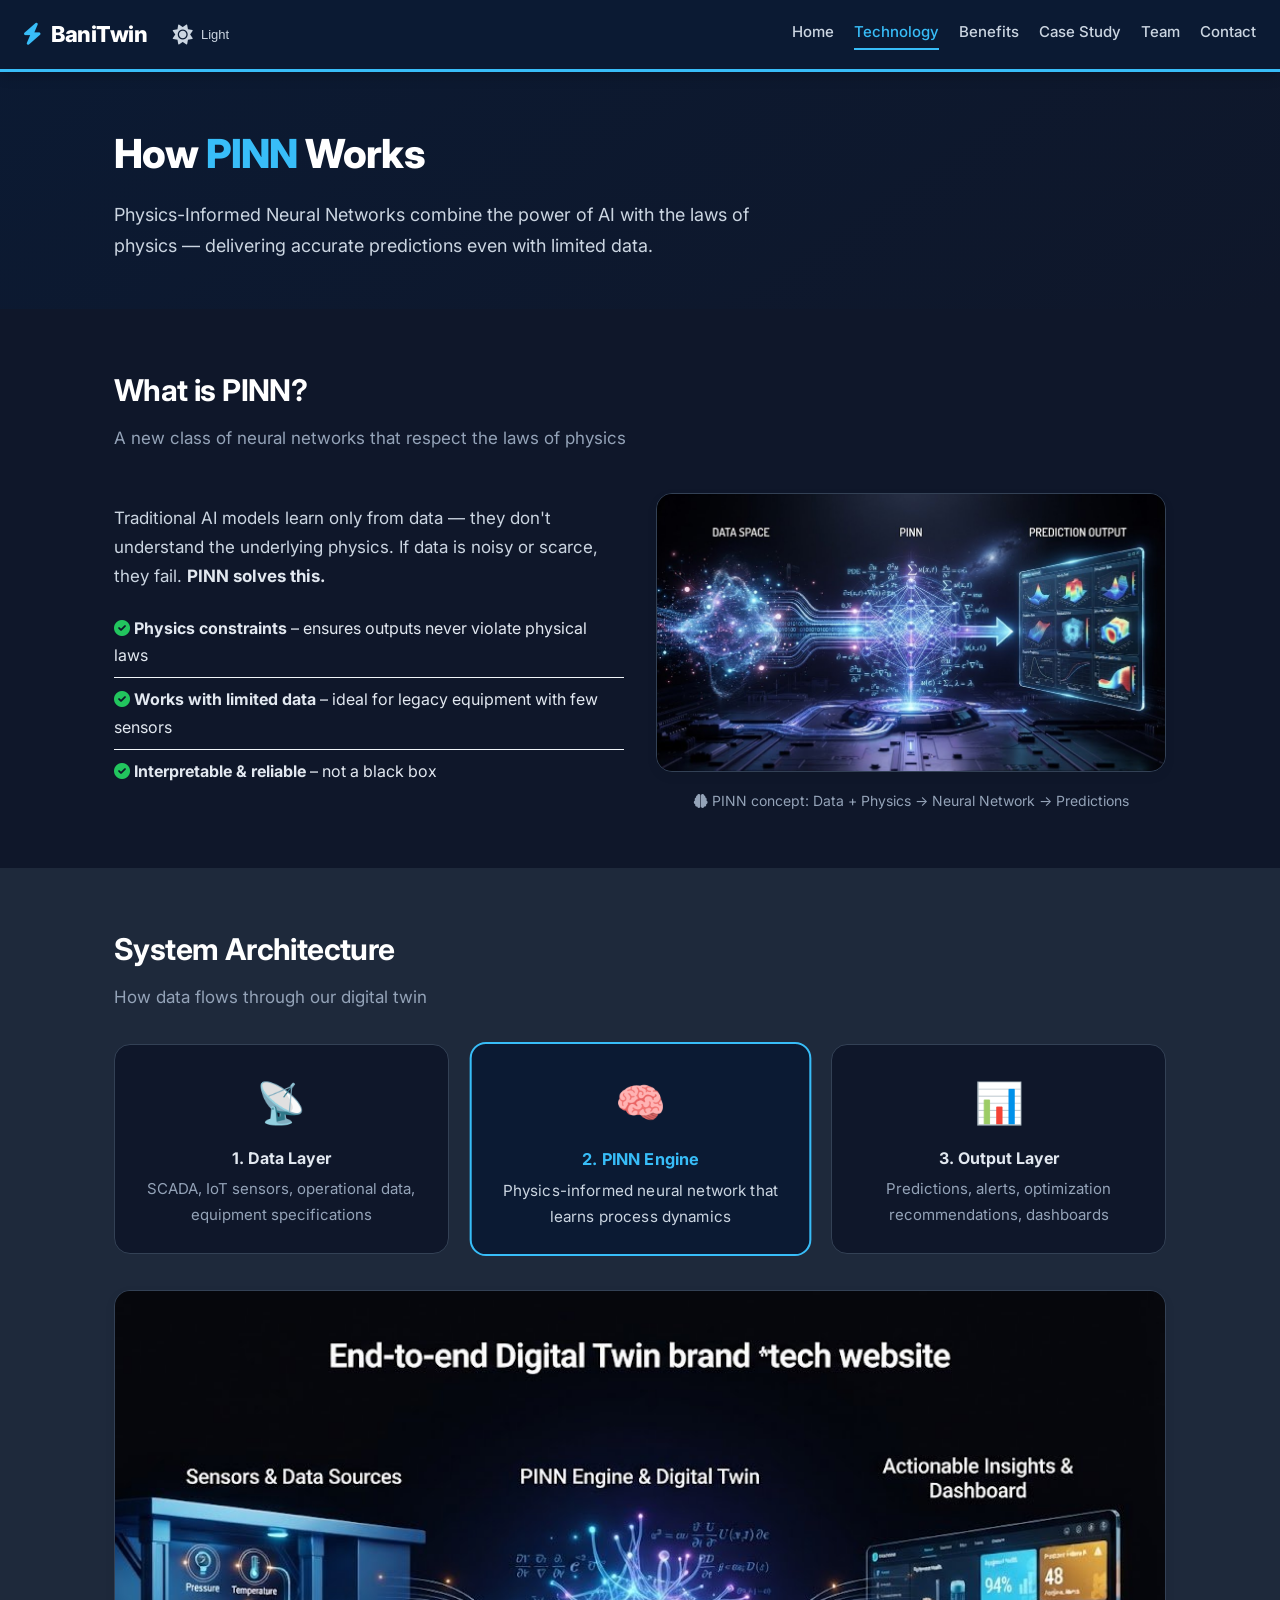
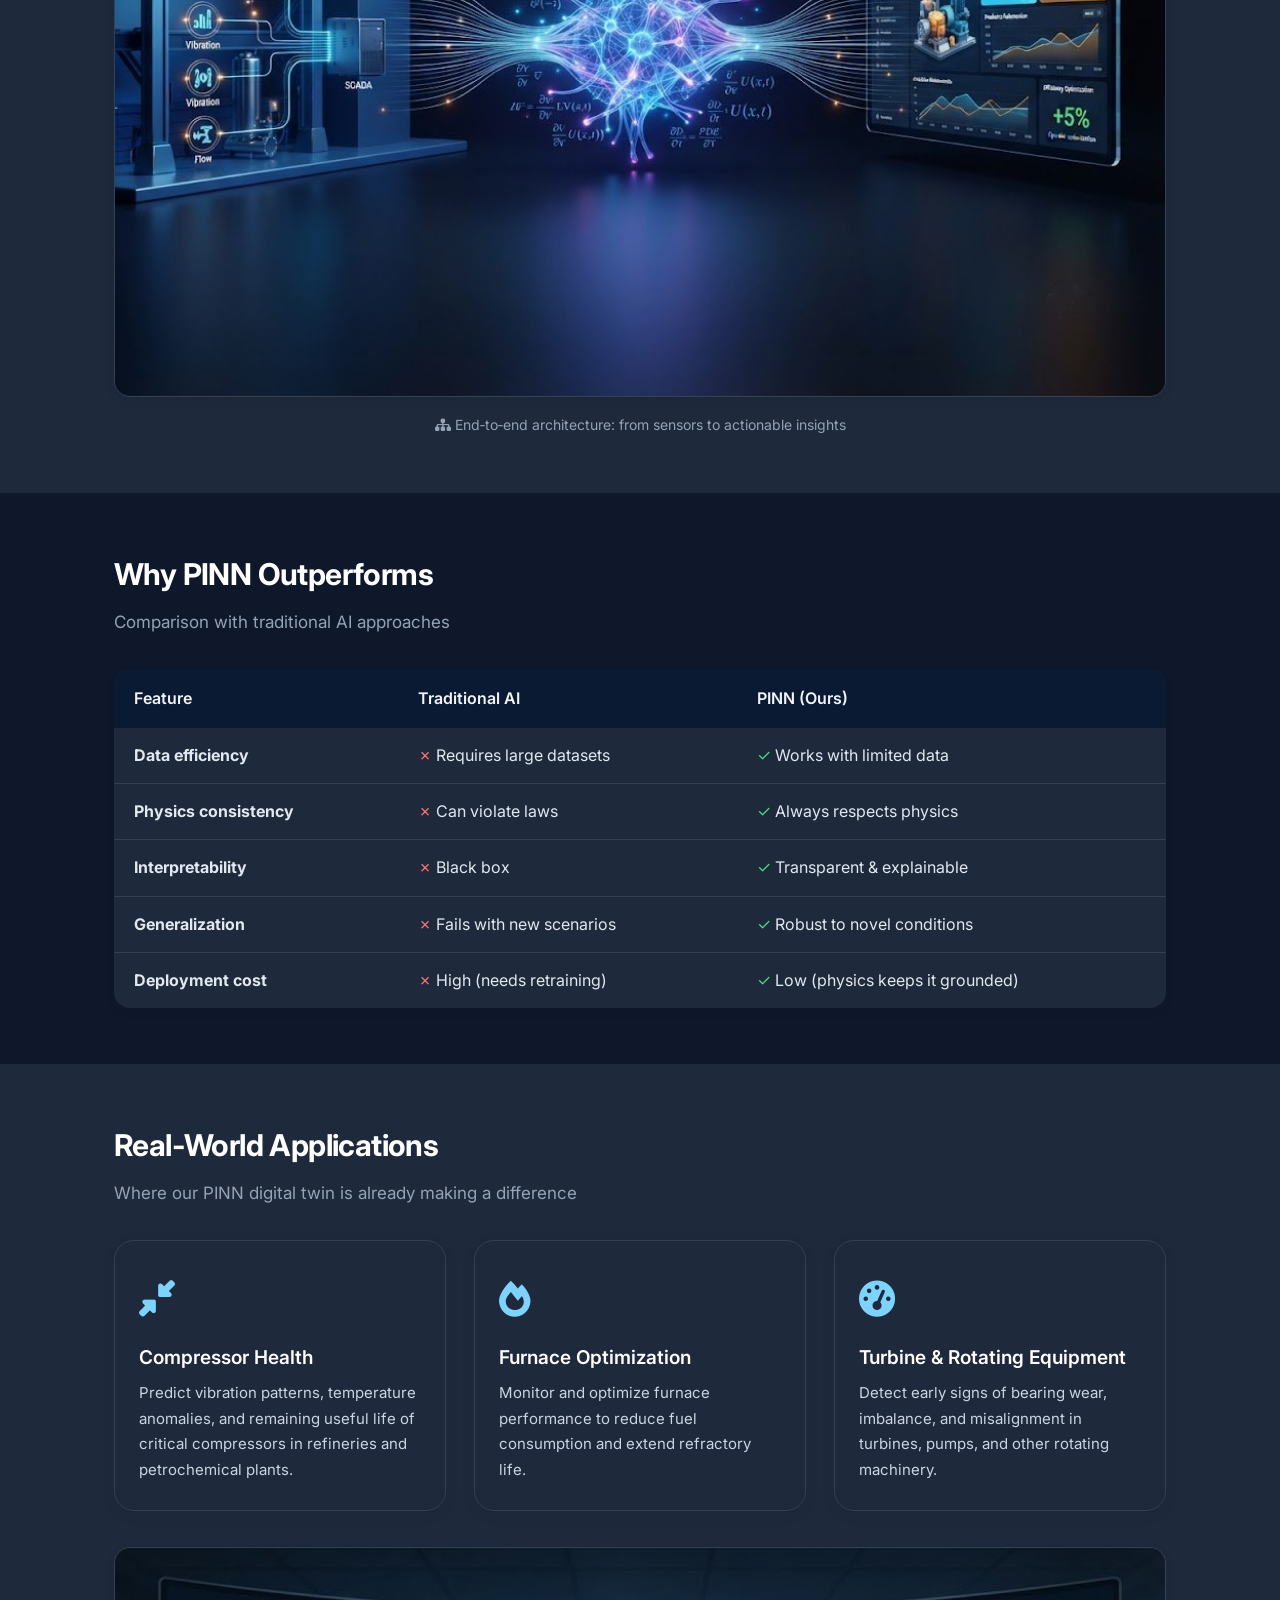
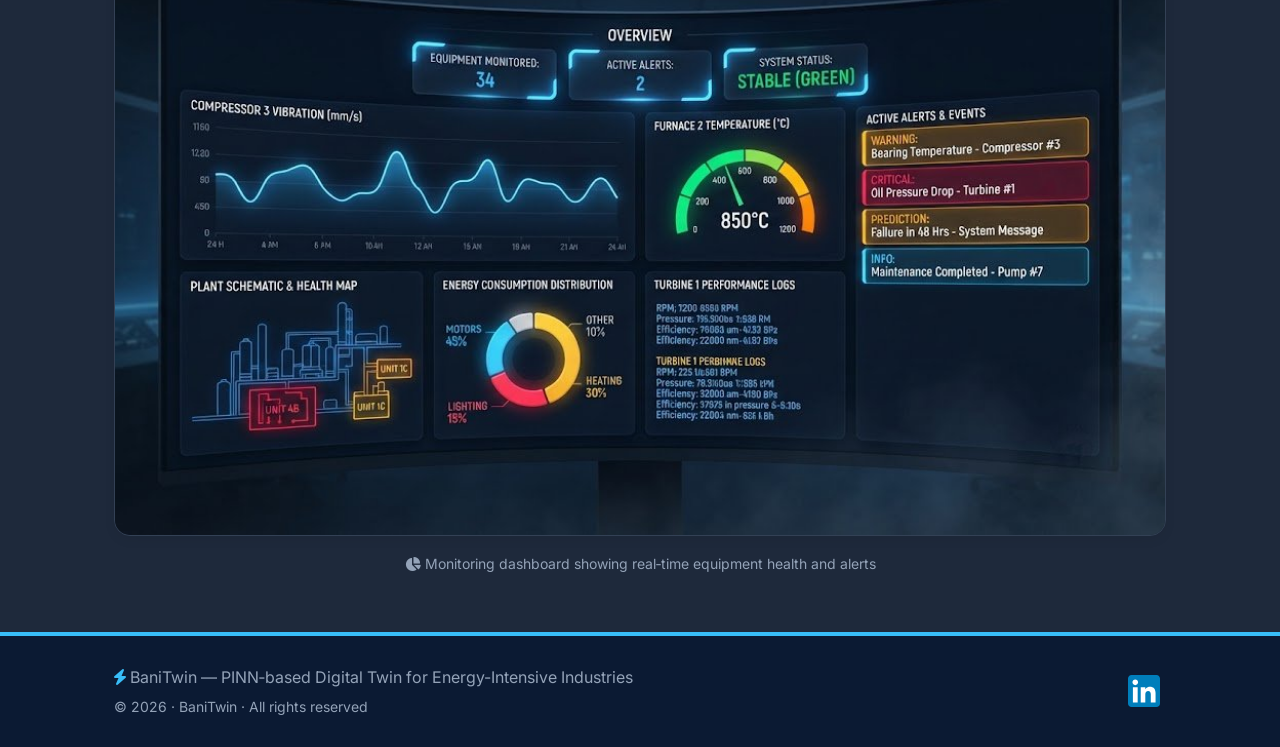
<file: technology.html>
<!DOCTYPE html>
<html lang="en">
<head>
    <meta charset="UTF-8" />
    <meta name="viewport" content="width=device-width, initial-scale=1.0" />
    <title>Technology – BaniTwin PINN Digital Twin</title>
    <!-- ===== FAVICON ===== -->
    <link rel="apple-touch-icon" sizes="180x180" href="/apple-touch-icon.png">
    <link rel="icon" type="image/png" sizes="32x32" href="/favicon-32x32.png">
    <link rel="icon" type="image/png" sizes="16x16" href="/favicon-16x16.png">
    <link rel="manifest" href="/site.webmanifest">
    <link rel="shortcut icon" href="/favicon.ico">
    <!-- ===== FONTS & STYLES ===== -->
    <link rel="preconnect" href="https://fonts.googleapis.com">
    <link rel="preconnect" href="https://fonts.gstatic.com" crossorigin>
    <link href="https://fonts.googleapis.com/css2?family=Inter:opsz,wght@14..32,400;14..32,500;14..32,600;14..32,700;14..32,800&display=swap" rel="stylesheet">
    <link rel="stylesheet" href="https://cdnjs.cloudflare.com/ajax/libs/font-awesome/6.0.0-beta3/css/all.min.css">
    <link rel="stylesheet" href="dark-mode.css" />
    <style>
        * { margin: 0; padding: 0; box-sizing: border-box; }
        body { font-family: 'Inter', sans-serif; background: #f8fafc; color: #0f172a; line-height: 1.7; transition: background 0.3s, color 0.3s; }
        .container { max-width: 1100px; margin: 0 auto; padding: 0 24px; }

        .navbar {
            background: #0b1a33;
            padding: 16px 24px;
            display: flex;
            justify-content: space-between;
            align-items: center;
            flex-wrap: wrap;
            gap: 16px;
            border-bottom: 3px solid #38bdf8;
            position: fixed;
            top: 0;
            left: 0;
            width: 100%;
            z-index: 1000;
            box-shadow: 0 4px 12px rgba(0,0,0,0.2);
            transition: background 0.3s, border-color 0.3s;
        }
        .nav-left {
            display: flex;
            align-items: center;
            gap: 16px;
        }
        .navbar .logo { color: #fff; font-size: 22px; font-weight: 800; letter-spacing: -0.5px; }
        .navbar .logo i { color: #38bdf8; margin-right: 6px; }
        .nav-links { display: flex; gap: 20px; flex-wrap: wrap; }
        .nav-links a { color: #cbd5e1; text-decoration: none; font-size: 15px; font-weight: 500; transition: 0.2s; }
        .nav-links a:hover { color: #38bdf8; }
        .nav-links a.active { color: #38bdf8; border-bottom: 2px solid #38bdf8; padding-bottom: 4px; }

        .theme-toggle {
            background: none;
            border: none;
            color: #cbd5e1;
            font-size: 20px;
            cursor: pointer;
            padding: 4px 10px;
            border-radius: 30px;
            transition: 0.3s;
            display: inline-flex;
            align-items: center;
            gap: 8px;
        }
        .theme-toggle:hover {
            color: #38bdf8;
            background: rgba(255,255,255,0.05);
        }
        .theme-toggle i { font-size: 20px; }
        .theme-toggle .label { font-size: 13px; font-weight: 500; display: none; }
        @media (min-width: 768px) { .theme-toggle .label { display: inline; } }

        .hero {
            background: linear-gradient(145deg, #0b1a33 0%, #1a3a5c 100%);
            color: #fff;
            padding: 120px 0 48px;
            transition: background 0.3s;
        }
        .hero h1 { font-size: 40px; font-weight: 800; letter-spacing: -0.02em; }
        .hero h1 span { color: #38bdf8; }
        .hero p { font-size: 18px; color: #dbeafe; max-width: 700px; margin-top: 12px; }

        section { padding: 56px 0; }
        .section-title { font-size: 30px; font-weight: 700; letter-spacing: -0.02em; margin-bottom: 8px; }
        .section-sub { color: #475569; font-size: 17px; margin-bottom: 32px; }

        .card-grid { display: grid; grid-template-columns: repeat(auto-fit, minmax(280px, 1fr)); gap: 28px; }
        .card {
            background: #fff; padding: 28px 24px; border-radius: 20px;
            box-shadow: 0 4px 16px rgba(0,0,0,0.05); border: 1px solid #e9edf2; transition: 0.25s, background 0.3s, border-color 0.3s;
        }
        .card:hover { transform: translateY(-4px); box-shadow: 0 12px 28px rgba(0,0,0,0.08); }
        .card .icon { font-size: 36px; color: #1a3a5c; margin-bottom: 12px; }
        .card h4 { font-size: 19px; font-weight: 600; margin-bottom: 6px; }
        .card p { color: #475569; font-size: 15px; }

        .tech-image { width: 100%; border-radius: 16px; border: 1px solid #e9edf2; box-shadow: 0 4px 12px rgba(0,0,0,0.06); margin: 8px 0 4px; transition: border-color 0.3s; }
        .img-caption { font-size: 14px; color: #64748b; text-align: center; margin-top: 4px; }

        .compare-table {
            width: 100%; border-collapse: collapse; background: #fff; border-radius: 16px; overflow: hidden;
            box-shadow: 0 4px 12px rgba(0,0,0,0.04); margin-top: 12px; transition: background 0.3s;
        }
        .compare-table th { background: #0b1a33; color: #fff; padding: 16px 20px; text-align: left; font-weight: 600; }
        .compare-table td { padding: 14px 20px; border-bottom: 1px solid #f1f5f9; }
        .compare-table tr:last-child td { border-bottom: none; }
        .compare-table .check { color: #22c55e; }
        .compare-table .cross { color: #ef4444; }

        .pinn-description {
            font-size: 17px;
            color: #1e293b;
            transition: color 0.3s;
        }
        body.dark-mode .pinn-description {
            color: #cbd5e1 !important;
        }

        /* ===== FOOTER STYLES ===== */
        .footer-container {
            display: flex;
            justify-content: space-between;
            align-items: center;
            flex-wrap: wrap;
            gap: 16px;
        }
        .footer-left {
            text-align: left;
        }
        .footer-right {
            display: flex;
            align-items: center;
        }
        .linkedin-footer-link {
            display: inline-flex;
            align-items: center;
            padding: 6px;
            border-radius: 8px;
            transition: background-color 0.2s ease, transform 0.2s ease;
            line-height: 0;
        }
        .linkedin-footer-link:hover {
            background-color: rgba(255, 255, 255, 0.08);
            transform: scale(1.05);
        }
        .linkedin-footer-icon {
            width: 32px;
            height: 32px;
            display: block;
        }

        .footer { background: #0b1a33; color: #cbd5e1; padding: 28px 0; text-align: center; border-top: 4px solid #38bdf8; transition: background 0.3s, color 0.3s, border-color 0.3s; }
        .footer a { color: #38bdf8; text-decoration: none; }

        @media (max-width: 768px) {
            .navbar { flex-direction: column; align-items: flex-start; }
            .hero h1 { font-size: 28px; }
            .section-title { font-size: 24px; }
            .compare-table th, .compare-table td { padding: 10px 14px; font-size: 14px; }
            .footer-container {
                flex-direction: column;
                text-align: center;
            }
            .footer-left {
                text-align: center;
            }
            .footer-right {
                margin-top: 4px;
            }
        }
    </style>
</head>
<body class="dark-mode">

<nav class="navbar">
    <div class="nav-left">
        <div class="logo"><i class="fas fa-bolt"></i> BaniTwin</div>
        <button id="themeToggle" class="theme-toggle" aria-label="Toggle dark mode">
            <i class="fas fa-sun"></i>
            <span class="label">Light</span>
        </button>
    </div>
    <div class="nav-links">
        <a href="index.html">Home</a>
        <a href="technology.html" class="active">Technology</a>
        <a href="benefits.html">Benefits</a>
        <a href="simulator.html">Case Study</a>
        <a href="team.html">Team</a>
        <a href="contact.html">Contact</a>
    </div>
</nav>

<header class="hero">
    <div class="container">
        <h1>How <span>PINN</span> Works</h1>
        <p>Physics-Informed Neural Networks combine the power of AI with the laws of physics — delivering accurate predictions even with limited data.</p>
    </div>
</header>

<section>
    <div class="container">
        <h2 class="section-title">What is PINN?</h2>
        <p class="section-sub">A new class of neural networks that respect the laws of physics</p>
        <div style="display:grid; grid-template-columns:1fr 1fr; gap:32px; align-items:center;">
            <div>
                <p class="pinn-description">
                    Traditional AI models learn only from data — they don't understand the underlying physics. If data is noisy or scarce, they fail. <strong>PINN solves this.</strong>
                </p>
                <ul style="list-style:none; margin-top:16px;">
                    <li style="padding:8px 0; border-bottom:1px solid #f1f5f9; transition: border-color 0.3s;"><i class="fas fa-check-circle" style="color:#22c55e;"></i> <strong>Physics constraints</strong> – ensures outputs never violate physical laws</li>
                    <li style="padding:8px 0; border-bottom:1px solid #f1f5f9; transition: border-color 0.3s;"><i class="fas fa-check-circle" style="color:#22c55e;"></i> <strong>Works with limited data</strong> – ideal for legacy equipment with few sensors</li>
                    <li style="padding:8px 0;"><i class="fas fa-check-circle" style="color:#22c55e;"></i> <strong>Interpretable &amp; reliable</strong> – not a black box</li>
                </ul>
            </div>
            <div>
                <img src="pinn-concept.jpg" alt="PINN Concept Diagram" class="tech-image" />
                <p class="img-caption"><i class="fas fa-brain"></i> PINN concept: Data + Physics → Neural Network → Predictions</p>
            </div>
        </div>
    </div>
</section>

<section style="background:#f1f5f9; transition: background 0.3s;">
    <div class="container">
        <h2 class="section-title">System Architecture</h2>
        <p class="section-sub">How data flows through our digital twin</p>
        <div style="display:grid; grid-template-columns:1fr 1fr 1fr; gap:24px; margin-top:8px;">
            <div style="background:#fff; padding:24px; border-radius:16px; text-align:center; border:1px solid #e9edf2; transition: background 0.3s, border-color 0.3s;">
                <div style="font-size:40px; color:#38bdf8;">📡</div>
                <h4 style="margin:8px 0 4px;">1. Data Layer</h4>
                <p style="font-size:15px; color:#475569;">SCADA, IoT sensors, operational data, equipment specifications</p>
            </div>
            <div style="background:#0b1a33; color:#fff; padding:24px; border-radius:16px; text-align:center; border:2px solid #38bdf8; transform:scale(1.02);">
                <div style="font-size:40px;">🧠</div>
                <h4 style="margin:8px 0 4px; color:#38bdf8;">2. PINN Engine</h4>
                <p style="font-size:15px; color:#cbd5e1;">Physics-informed neural network that learns process dynamics</p>
            </div>
            <div style="background:#fff; padding:24px; border-radius:16px; text-align:center; border:1px solid #e9edf2; transition: background 0.3s, border-color 0.3s;">
                <div style="font-size:40px;">📊</div>
                <h4 style="margin:8px 0 4px;">3. Output Layer</h4>
                <p style="font-size:15px; color:#475569;">Predictions, alerts, optimization recommendations, dashboards</p>
            </div>
        </div>
        <div style="margin-top:28px;">
            <img src="architecture.jpg" alt="System Architecture Diagram" class="tech-image" />
            <p class="img-caption"><i class="fas fa-sitemap"></i> End‑to‑end architecture: from sensors to actionable insights</p>
        </div>
    </div>
</section>

<section>
    <div class="container">
        <h2 class="section-title">Why PINN Outperforms</h2>
        <p class="section-sub">Comparison with traditional AI approaches</p>
        <table class="compare-table">
            <thead><tr><th>Feature</th><th>Traditional AI</th><th>PINN (Ours)</th></tr></thead>
            <tbody>
                <tr><td><strong>Data efficiency</strong></td><td><span class="cross">✗</span> Requires large datasets</td><td><span class="check">✓</span> Works with limited data</td></tr>
                <tr><td><strong>Physics consistency</strong></td><td><span class="cross">✗</span> Can violate laws</td><td><span class="check">✓</span> Always respects physics</td></tr>
                <tr><td><strong>Interpretability</strong></td><td><span class="cross">✗</span> Black box</td><td><span class="check">✓</span> Transparent &amp; explainable</td></tr>
                <tr><td><strong>Generalization</strong></td><td><span class="cross">✗</span> Fails with new scenarios</td><td><span class="check">✓</span> Robust to novel conditions</td></tr>
                <tr><td><strong>Deployment cost</strong></td><td><span class="cross">✗</span> High (needs retraining)</td><td><span class="check">✓</span> Low (physics keeps it grounded)</td></tr>
            </tbody>
        </table>
    </div>
</section>

<section style="background:#f8fafc; transition: background 0.3s;">
    <div class="container">
        <h2 class="section-title">Real‑World Applications</h2>
        <p class="section-sub">Where our PINN digital twin is already making a difference</p>
        <div class="card-grid">
            <div class="card"><div class="icon"><i class="fas fa-compress-alt"></i></div><h4>Compressor Health</h4><p>Predict vibration patterns, temperature anomalies, and remaining useful life of critical compressors in refineries and petrochemical plants.</p></div>
            <div class="card"><div class="icon"><i class="fas fa-fire"></i></div><h4>Furnace Optimization</h4><p>Monitor and optimize furnace performance to reduce fuel consumption and extend refractory life.</p></div>
            <div class="card"><div class="icon"><i class="fas fa-tachometer-alt"></i></div><h4>Turbine &amp; Rotating Equipment</h4><p>Detect early signs of bearing wear, imbalance, and misalignment in turbines, pumps, and other rotating machinery.</p></div>
        </div>
        <div style="margin-top:28px;">
            <img src="dashboard-mockup.jpg" alt="Dashboard Mockup" class="tech-image" />
            <p class="img-caption"><i class="fas fa-chart-pie"></i> Monitoring dashboard showing real‑time equipment health and alerts</p>
        </div>
    </div>
</section>

<!-- ===== FOOTER ===== -->
<footer class="footer">
    <div class="container footer-container">
        <div class="footer-left">
            <p><i class="fas fa-bolt" style="color:#38bdf8;"></i> BaniTwin — PINN‑based Digital Twin for Energy-Intensive Industries</p>
            <p style="font-size:14px; margin-top:4px;">© 2026 · BaniTwin · All rights reserved</p>
        </div>
        <div class="footer-right">
            <a href="https://www.linkedin.com/company/banitwin/" target="_blank" rel="noopener noreferrer" class="linkedin-footer-link" aria-label="BaniTwin on LinkedIn">
                <img src="LinkedIn_icon.svg" alt="LinkedIn" class="linkedin-footer-icon" />
            </a>
        </div>
    </div>
</footer>

<script>
    (function() {
        const toggleBtn = document.getElementById('themeToggle');
        if (!toggleBtn) return;
        const icon = toggleBtn.querySelector('i');
        const label = toggleBtn.querySelector('.label');

        const savedTheme = localStorage.getItem('theme');
        if (savedTheme === 'light') {
            document.body.classList.remove('dark-mode');
            icon.className = 'fas fa-moon';
            if (label) label.textContent = 'Dark';
        } else {
            document.body.classList.add('dark-mode');
            icon.className = 'fas fa-sun';
            if (label) label.textContent = 'Light';
            localStorage.setItem('theme', 'dark');
        }

        toggleBtn.addEventListener('click', function() {
            const isDark = document.body.classList.toggle('dark-mode');
            if (isDark) {
                icon.className = 'fas fa-sun';
                if (label) label.textContent = 'Light';
                localStorage.setItem('theme', 'dark');
            } else {
                icon.className = 'fas fa-moon';
                if (label) label.textContent = 'Dark';
                localStorage.setItem('theme', 'light');
            }
        });
    })();
</script>

</body>
</html>
</file>
<file: dark-mode.css>
/* ============================================
   DARK MODE - BaniTwin (Global)
   ============================================ */

/* ===== BODY ===== */
body.dark-mode {
    background: #0f172a !important;
    color: #e2e8f0 !important;
}

/* ===== SECTION TITLE ===== */
body.dark-mode .section-title {
    color: #ffffff !important;
}

/* ===== SECTION SUBTITLE ===== */
body.dark-mode .section-sub {
    color: #94a3b8 !important;
}

/* ===== NAVBAR ===== */
body.dark-mode .navbar {
    background: #0b1a33 !important;
    border-bottom-color: #38bdf8 !important;
}

/* ===== HERO ===== */
body.dark-mode .hero {
    background: linear-gradient(145deg, #0b1a33 0%, #0f172a 100%) !important;
}
body.dark-mode .hero p {
    color: #cbd5e1 !important;
}
body.dark-mode .hero .tagline {
    color: #94a3b8 !important;
}
body.dark-mode .hero-stats .stat .label {
    color: #94a3b8 !important;
}
body.dark-mode .hero-illustration {
    background: rgba(255, 255, 255, 0.04) !important;
    border-color: rgba(255, 255, 255, 0.06) !important;
}

/* ===== HERO CARD ===== */
body.dark-mode .hero-card {
    background: rgba(255, 255, 255, 0.04) !important;
    border-color: rgba(255, 255, 255, 0.06) !important;
}
body.dark-mode .hero-card .benefit-list li {
    color: #cbd5e1 !important;
}
body.dark-mode .hero-card .benefit-list li strong {
    color: #ffffff !important;
}
body.dark-mode .hero-card .notice {
    color: #94a3b8 !important;
}
body.dark-mode .hero-card h3 {
    color: #ffffff !important;
}

/* ===== SLIDESHOW ===== */
body.dark-mode section[style*="padding: 40px 0; background: #f8fafc;"] {
    background: #0f172a !important;
}
body.dark-mode section[style*="padding: 40px 0; background: #f8fafc;"] .section-title {
    color: #ffffff !important;
}
body.dark-mode section[style*="padding: 40px 0; background: #f8fafc;"] .section-sub {
    color: #94a3b8 !important;
}
body.dark-mode .swiper {
    box-shadow: 0 12px 28px rgba(0, 0, 0, 0.4) !important;
}
body.dark-mode .swiper-slide .slide-caption {
    background: #0b1a33 !important;
    color: #e2e8f0 !important;
}
body.dark-mode .swiper-slide .slide-caption h4 {
    color: #e2e8f0 !important;
}
body.dark-mode .swiper-button-next,
body.dark-mode .swiper-button-prev {
    color: #38bdf8 !important;
}
body.dark-mode .swiper-pagination-bullet {
    background: #475569 !important;
}
body.dark-mode .swiper-pagination-bullet-active {
    background: #38bdf8 !important;
}

/* ===== PROBLEM & SOLUTION ===== */
body.dark-mode .problem-solution {
    background: #0f172a !important;
}
body.dark-mode .problem-solution .section-title {
    color: #ffffff !important;
}
body.dark-mode .problem-solution .section-sub {
    color: #94a3b8 !important;
}
body.dark-mode .ps-card {
    background: #1e293b !important;
}
body.dark-mode .ps-card p,
body.dark-mode .ps-card li {
    color: #e2e8f0 !important;
}
body.dark-mode .ps-card ul li {
    border-bottom-color: #334155 !important;
}
body.dark-mode .ps-card.solution {
    background: #1a2e2a !important;
    border-left-color: #22c55e !important;
}
body.dark-mode .ps-card h3 {
    color: #ffffff !important;
}

/* ===== FEATURES ===== */
body.dark-mode .features {
    background: #0f172a !important;
}
body.dark-mode .features .section-title {
    color: #ffffff !important;
}
body.dark-mode .features .section-sub {
    color: #94a3b8 !important;
}
body.dark-mode .feature-item {
    background: #1e293b !important;
    border-color: #334155 !important;
}
body.dark-mode .feature-item p {
    color: #cbd5e1 !important;
}
body.dark-mode .feature-item .icon {
    color: #7dd3fc !important;
}
body.dark-mode .feature-item h4 {
    color: #ffffff !important;
}

/* ===== CHARTS ===== */
body.dark-mode .chart-section {
    background: #0f172a !important;
}
body.dark-mode .chart-section .section-title {
    color: #ffffff !important;
}
body.dark-mode .chart-section .section-sub {
    color: #94a3b8 !important;
}
body.dark-mode .chart-box {
    background: #1e293b !important;
    border-color: #334155 !important;
}
body.dark-mode .chart-box h4 {
    color: #ffffff !important;
}
body.dark-mode .chart-box p {
    color: #94a3b8 !important;
}
body.dark-mode .chart-section div[style*="background:#f1f5f9"] {
    background: #1e293b !important;
}
body.dark-mode .chart-section div[style*="background:#f1f5f9"] span {
    color: #e2e8f0 !important;
}

/* ===== MARKET SECTION ===== */
body.dark-mode .market-section {
    background: #1e293b !important;
}
body.dark-mode .market-section h3 {
    color: #ffffff !important;
}
body.dark-mode .market-section p {
    color: #cbd5e1 !important;
}

/* ===== MARKET ITEMS ===== */
body.dark-mode .market-item {
    background: #0f172a !important;
    color: #94a3b8 !important;
}
body.dark-mode .market-item i {
    color: #7dd3fc !important;
}

/* ===== FOOTER ===== */
body.dark-mode .footer {
    background: #0b1a33 !important;
    color: #94a3b8 !important;
}
body.dark-mode .footer a {
    color: #38bdf8 !important;
}

/* ===== FOOTER NEW STYLES (برای لینکدین) ===== */
body.dark-mode .linkedin-footer-link:hover {
    background-color: rgba(255, 255, 255, 0.12) !important;
}

/* ===== TECHNOLOGY PAGE ===== */
body.dark-mode section[style*="background:#f1f5f9"] {
    background: #1e293b !important;
}
body.dark-mode section[style*="background:#f1f5f9"] .section-title {
    color: #ffffff !important;
}
body.dark-mode section[style*="background:#f1f5f9"] .section-sub {
    color: #94a3b8 !important;
}
body.dark-mode section[style*="background:#f1f5f9"] div[style*="background:#fff"] {
    background: #0f172a !important;
    border-color: #334155 !important;
}
body.dark-mode section[style*="background:#f1f5f9"] div[style*="background:#fff"] h4 {
    color: #e2e8f0 !important;
}
body.dark-mode section[style*="background:#f1f5f9"] div[style*="background:#fff"] p {
    color: #94a3b8 !important;
}
body.dark-mode section[style*="background:#f8fafc"] {
    background: #0f172a !important;
}
body.dark-mode section[style*="background:#f8fafc"] .section-title {
    color: #ffffff !important;
}
body.dark-mode section[style*="background:#f8fafc"] .section-sub {
    color: #94a3b8 !important;
}
body.dark-mode .card {
    background: #1e293b !important;
    border-color: #334155 !important;
}
body.dark-mode .card p {
    color: #cbd5e1 !important;
}
body.dark-mode .card .icon {
    color: #7dd3fc !important;
}
body.dark-mode .card h4 {
    color: #ffffff !important;
}
body.dark-mode .compare-table {
    background: #1e293b !important;
}
body.dark-mode .compare-table th {
    background: #0b1a33 !important;
    color: #f1f5f9 !important;
}
body.dark-mode .compare-table td {
    border-bottom-color: #334155 !important;
    color: #e2e8f0 !important;
}
body.dark-mode .compare-table tr:last-child td {
    border-bottom: none !important;
}
body.dark-mode .compare-table .check {
    color: #4ade80 !important;
}
body.dark-mode .compare-table .cross {
    color: #f87171 !important;
}
body.dark-mode .tech-image {
    border-color: #334155 !important;
}
body.dark-mode .img-caption {
    color: #94a3b8 !important;
}
body.dark-mode .pinn-description {
    color: #cbd5e1 !important;
}
body.dark-mode .pinn-description strong {
    color: #e2e8f0 !important;
}

/* ===== BENEFITS PAGE ===== */
body.dark-mode .benefit-card {
    background: #1e293b !important;
    border-color: #334155 !important;
}
body.dark-mode .benefit-card p {
    color: #cbd5e1 !important;
}
body.dark-mode .benefit-card .icon {
    color: #7dd3fc !important;
}
body.dark-mode .benefit-card .highlight {
    background: #334155 !important;
    color: #f1f5f9 !important;
}
body.dark-mode .benefit-card h4 {
    color: #ffffff !important;
}
body.dark-mode .stat-box {
    background: #1e293b !important;
    border-color: #334155 !important;
}
body.dark-mode .stat-box .number {
    color: #f1f5f9 !important;
}
body.dark-mode .stat-box .number.green {
    color: #4ade80 !important;
}
body.dark-mode .stat-box .label {
    color: #94a3b8 !important;
}
body.dark-mode section[style*="background:#f8fafc"] {
    background: #1e293b !important;
}
body.dark-mode section[style*="background:#f8fafc"] .section-title {
    color: #ffffff !important;
}
body.dark-mode section[style*="background:#f8fafc"] .section-sub {
    color: #94a3b8 !important;
}
body.dark-mode .financial-box {
    background: #1e293b !important;
    border-color: #334155 !important;
}
body.dark-mode .financial-box .label {
    color: #94a3b8 !important;
}

/* ===== TEAM PAGE ===== */
body.dark-mode .team-card {
    background: #1e293b !important;
    border-color: #334155 !important;
}
body.dark-mode .team-card .info h3 {
    color: #ffffff !important;
}
body.dark-mode .team-card .info .bio {
    color: #cbd5e1 !important;
}
body.dark-mode .team-card .info ul li {
    color: #cbd5e1 !important;
    border-bottom-color: #334155 !important;
}
body.dark-mode .team-card .info .role {
    color: #38bdf8 !important;
}
body.dark-mode .expertise-tag {
    background: #0f172a !important;
    color: #cbd5e1 !important;
}
body.dark-mode .team-card .avatar {
    background: #0f172a !important;
}
body.dark-mode div[style*="background:#f1f5f9"] {
    background: #1e293b !important;
}
body.dark-mode div[style*="background:#f1f5f9"] h3 {
    color: #ffffff !important;
}
body.dark-mode div[style*="background:#f1f5f9"] p {
    color: #cbd5e1 !important;
}
body.dark-mode div[style*="background:#f1f5f9"] span[style*="background:#fff"] {
    background: #0f172a !important;
    color: #e2e8f0 !important;
}
body.dark-mode .team-intro {
    color: #cbd5e1 !important;
}

/* ===== CONTACT PAGE ===== */
body.dark-mode .contact-info {
    background: #1e293b !important;
    border-color: #334155 !important;
}
body.dark-mode .contact-info h2 {
    color: #ffffff !important;
}
body.dark-mode .contact-info h2 span {
    color: #38bdf8 !important;
}
body.dark-mode .contact-info .description {
    color: #cbd5e1 !important;
}
body.dark-mode .contact-info .contact-methods .method {
    background: #0f172a !important;
    border-color: #334155 !important;
}
body.dark-mode .contact-info .contact-methods .method .info .value {
    color: #e2e8f0 !important;
}
body.dark-mode .contact-info .response-badge {
    background: #1a3a5c !important;
    color: #7dd3fc !important;
}
body.dark-mode .contact-form {
    background: #1e293b !important;
    border-color: #334155 !important;
}
body.dark-mode .contact-form h4 {
    color: #ffffff !important;
}
body.dark-mode .contact-form label {
    color: #cbd5e1 !important;
}
body.dark-mode .contact-form input,
body.dark-mode .contact-form textarea {
    background: #0f172a !important;
    border-color: #334155 !important;
    color: #e2e8f0 !important;
}
body.dark-mode .contact-form input:focus,
body.dark-mode .contact-form textarea:focus {
    border-color: #38bdf8 !important;
    box-shadow: 0 0 0 4px rgba(56, 189, 248, 0.15) !important;
    background: #1e293b !important;
}
body.dark-mode .cta-section {
    background: #1e293b !important;
    border-color: #334155 !important;
}
body.dark-mode .cta-section h3 {
    color: #ffffff !important;
}
body.dark-mode .cta-section p {
    color: #cbd5e1 !important;
}
body.dark-mode .cta-section .btn-primary {
    background: #38bdf8 !important;
    color: #0b1a33 !important;
}
body.dark-mode .cta-section .btn-primary:hover {
    background: #7dd3fc !important;
}
body.dark-mode .cta-section .btn-secondary {
    background: #1a3a5c !important;
    color: #f1f5f9 !important;
}
body.dark-mode .cta-section .btn-secondary:hover {
    background: #2a4a7c !important;
}
</file>
